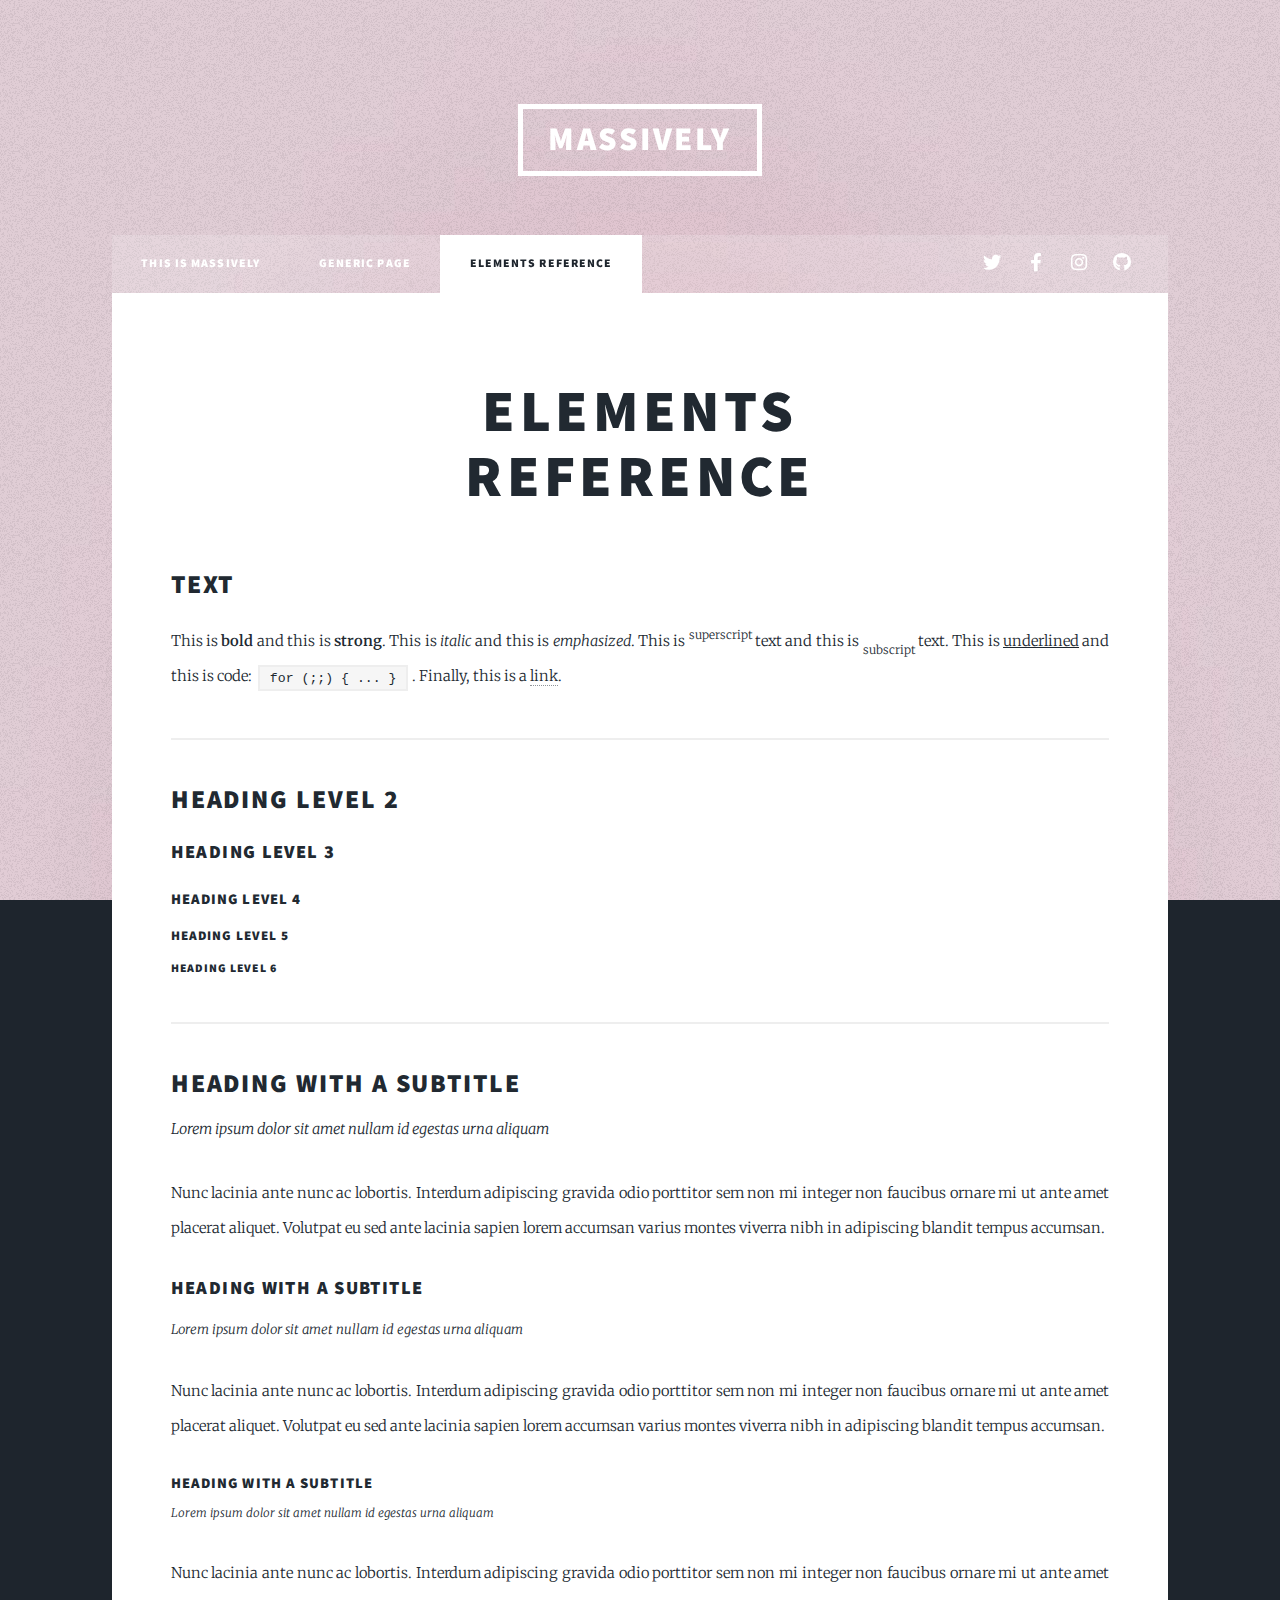
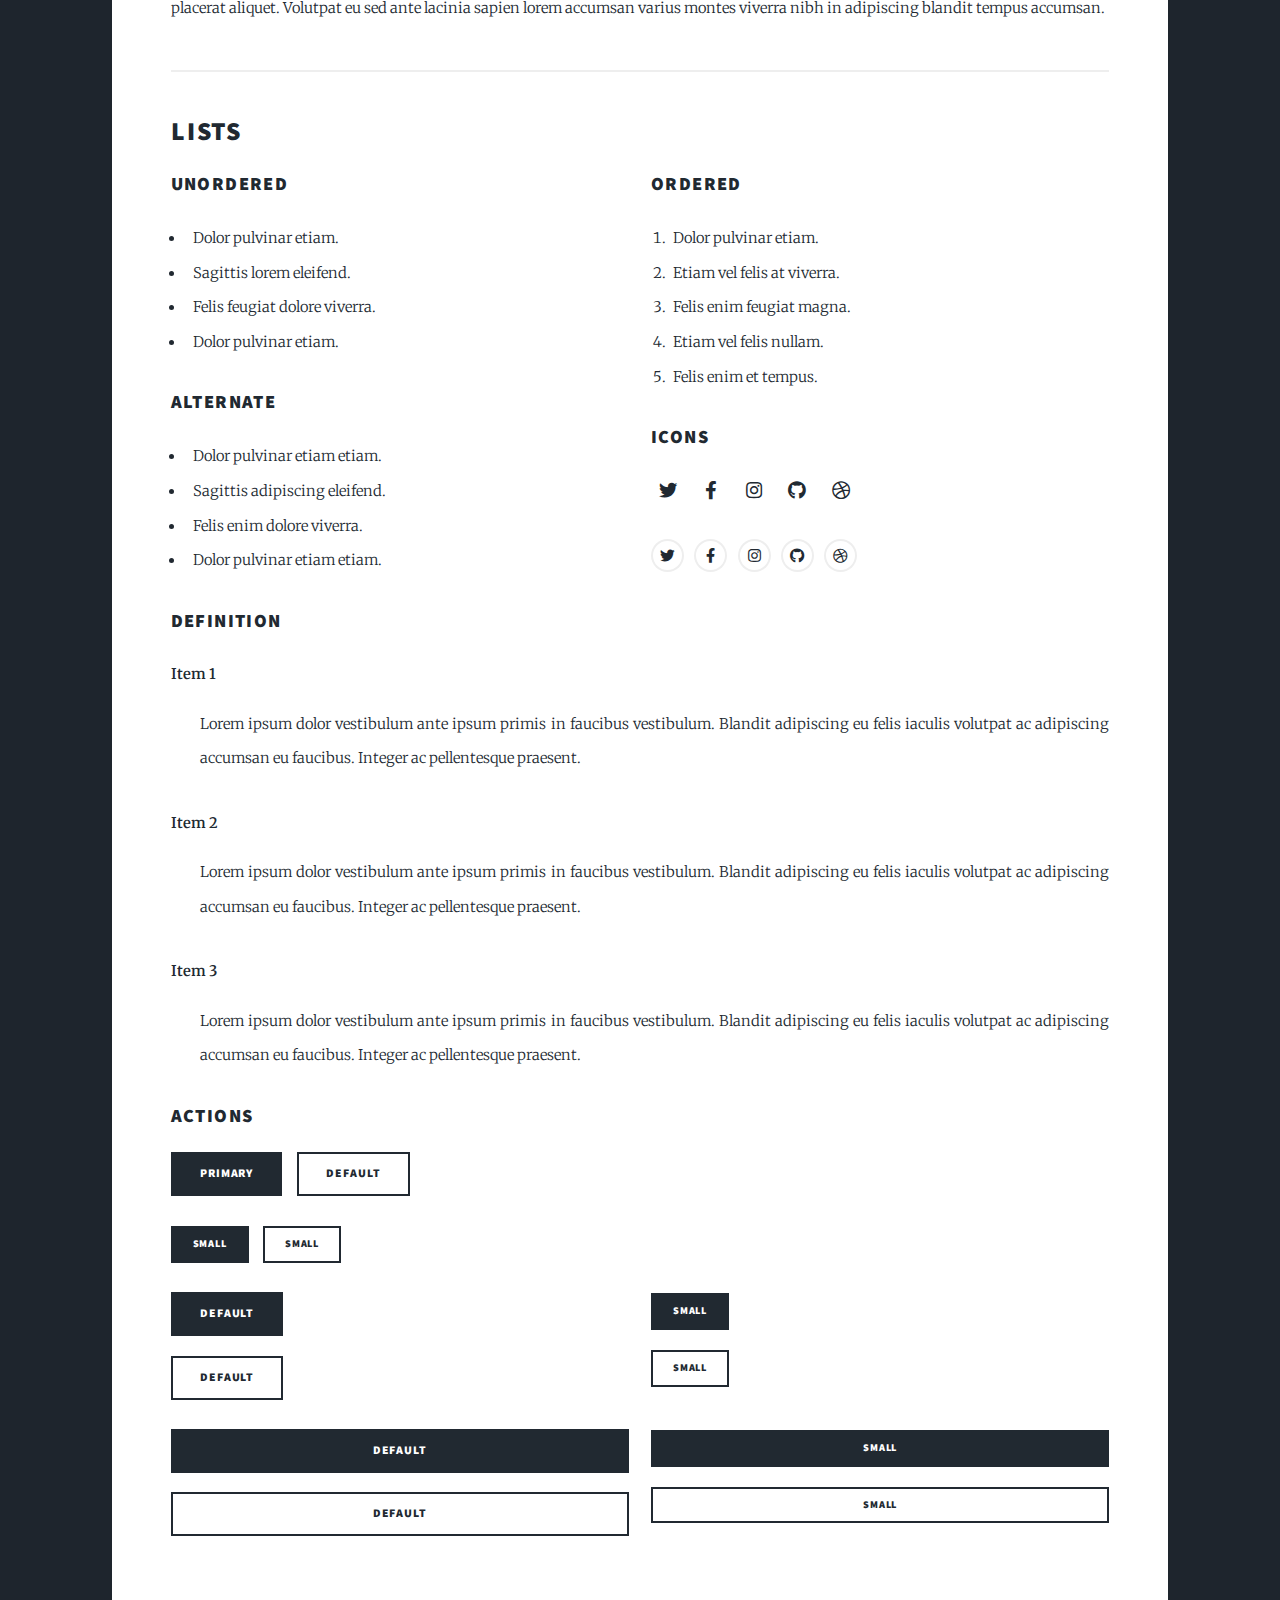
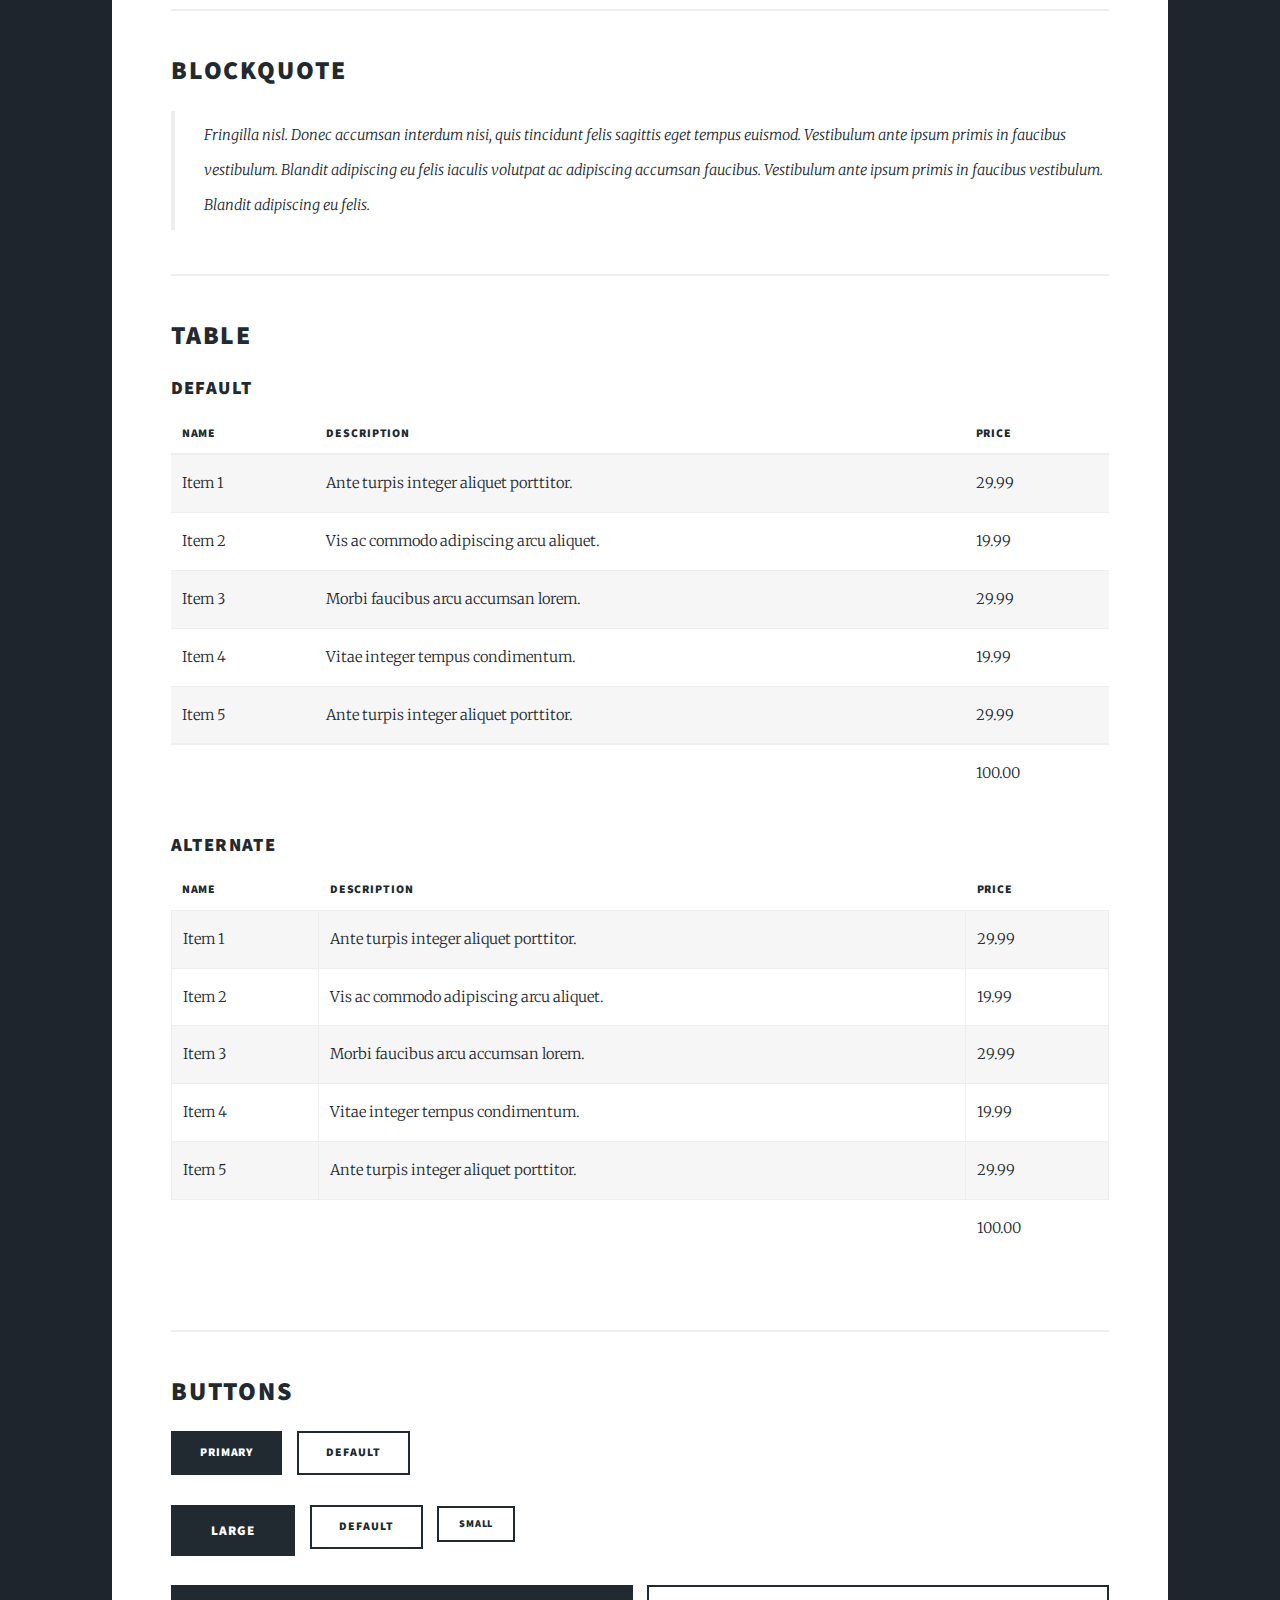
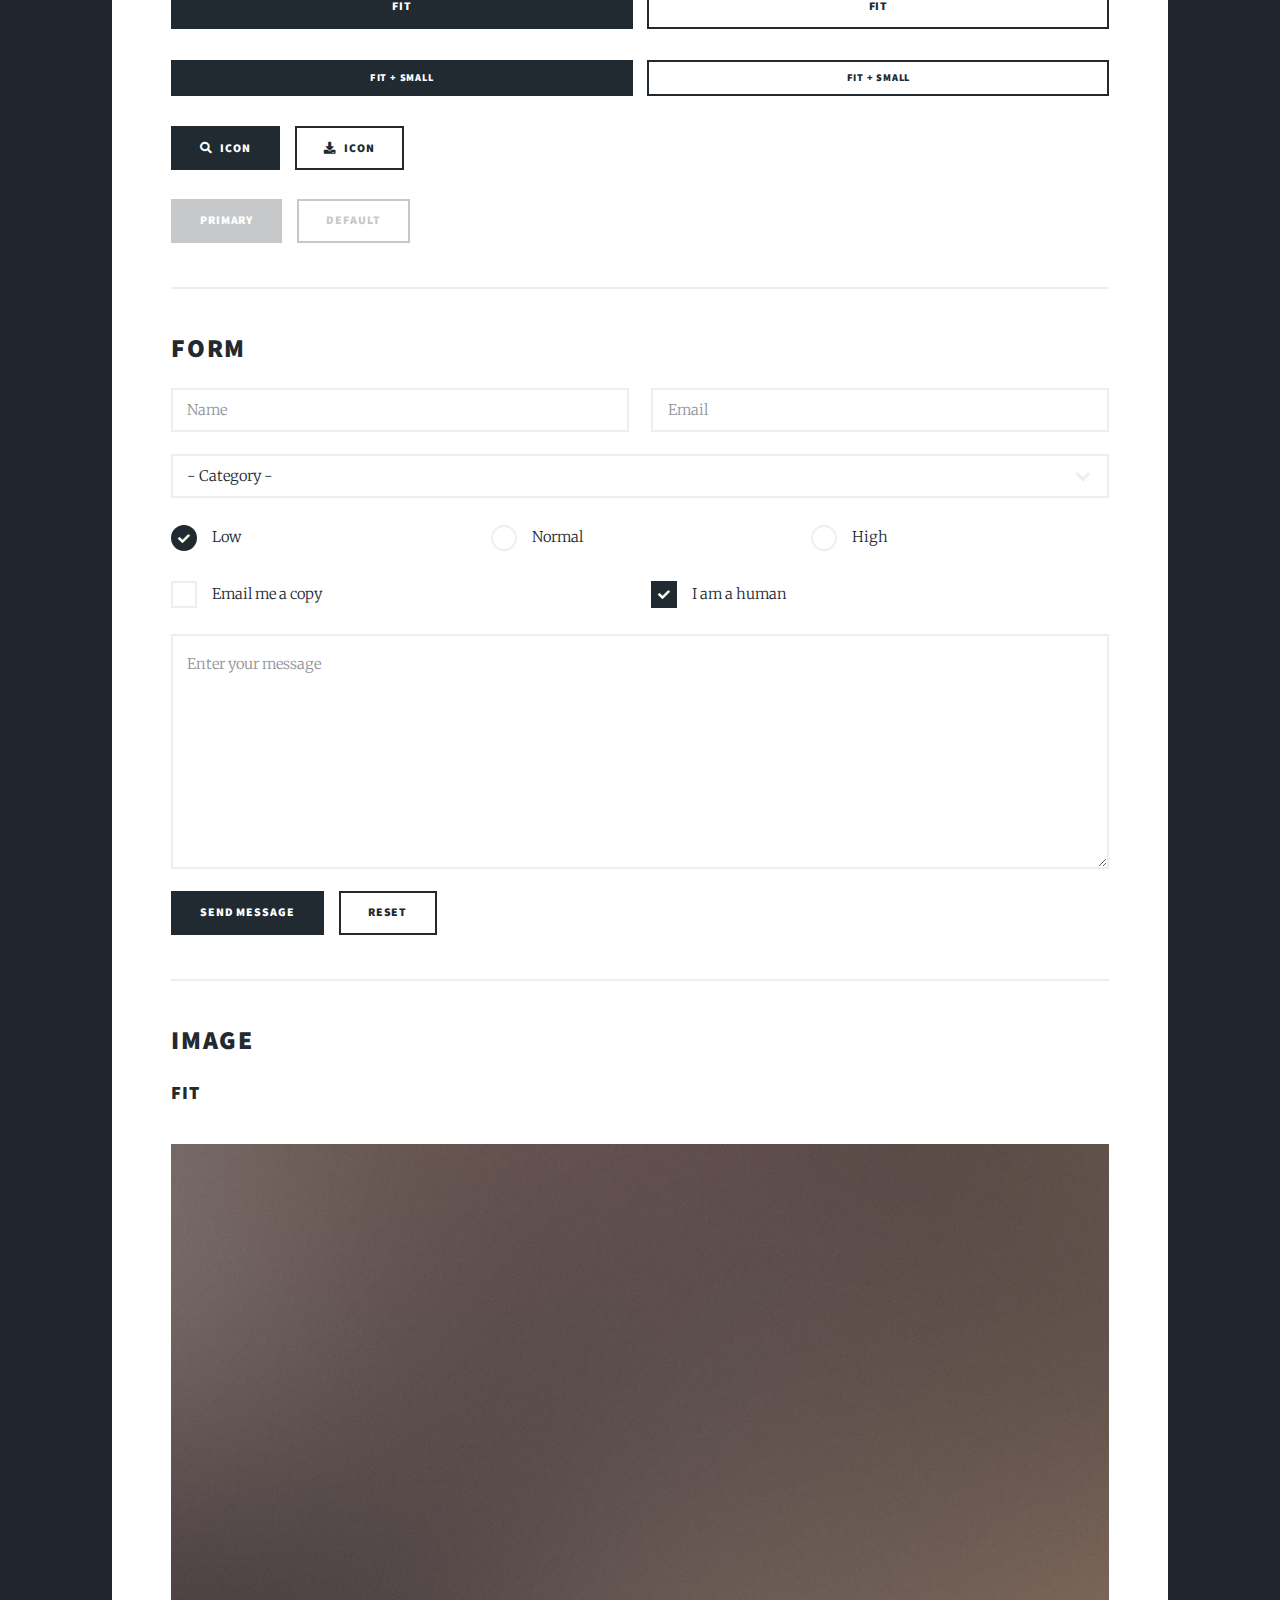
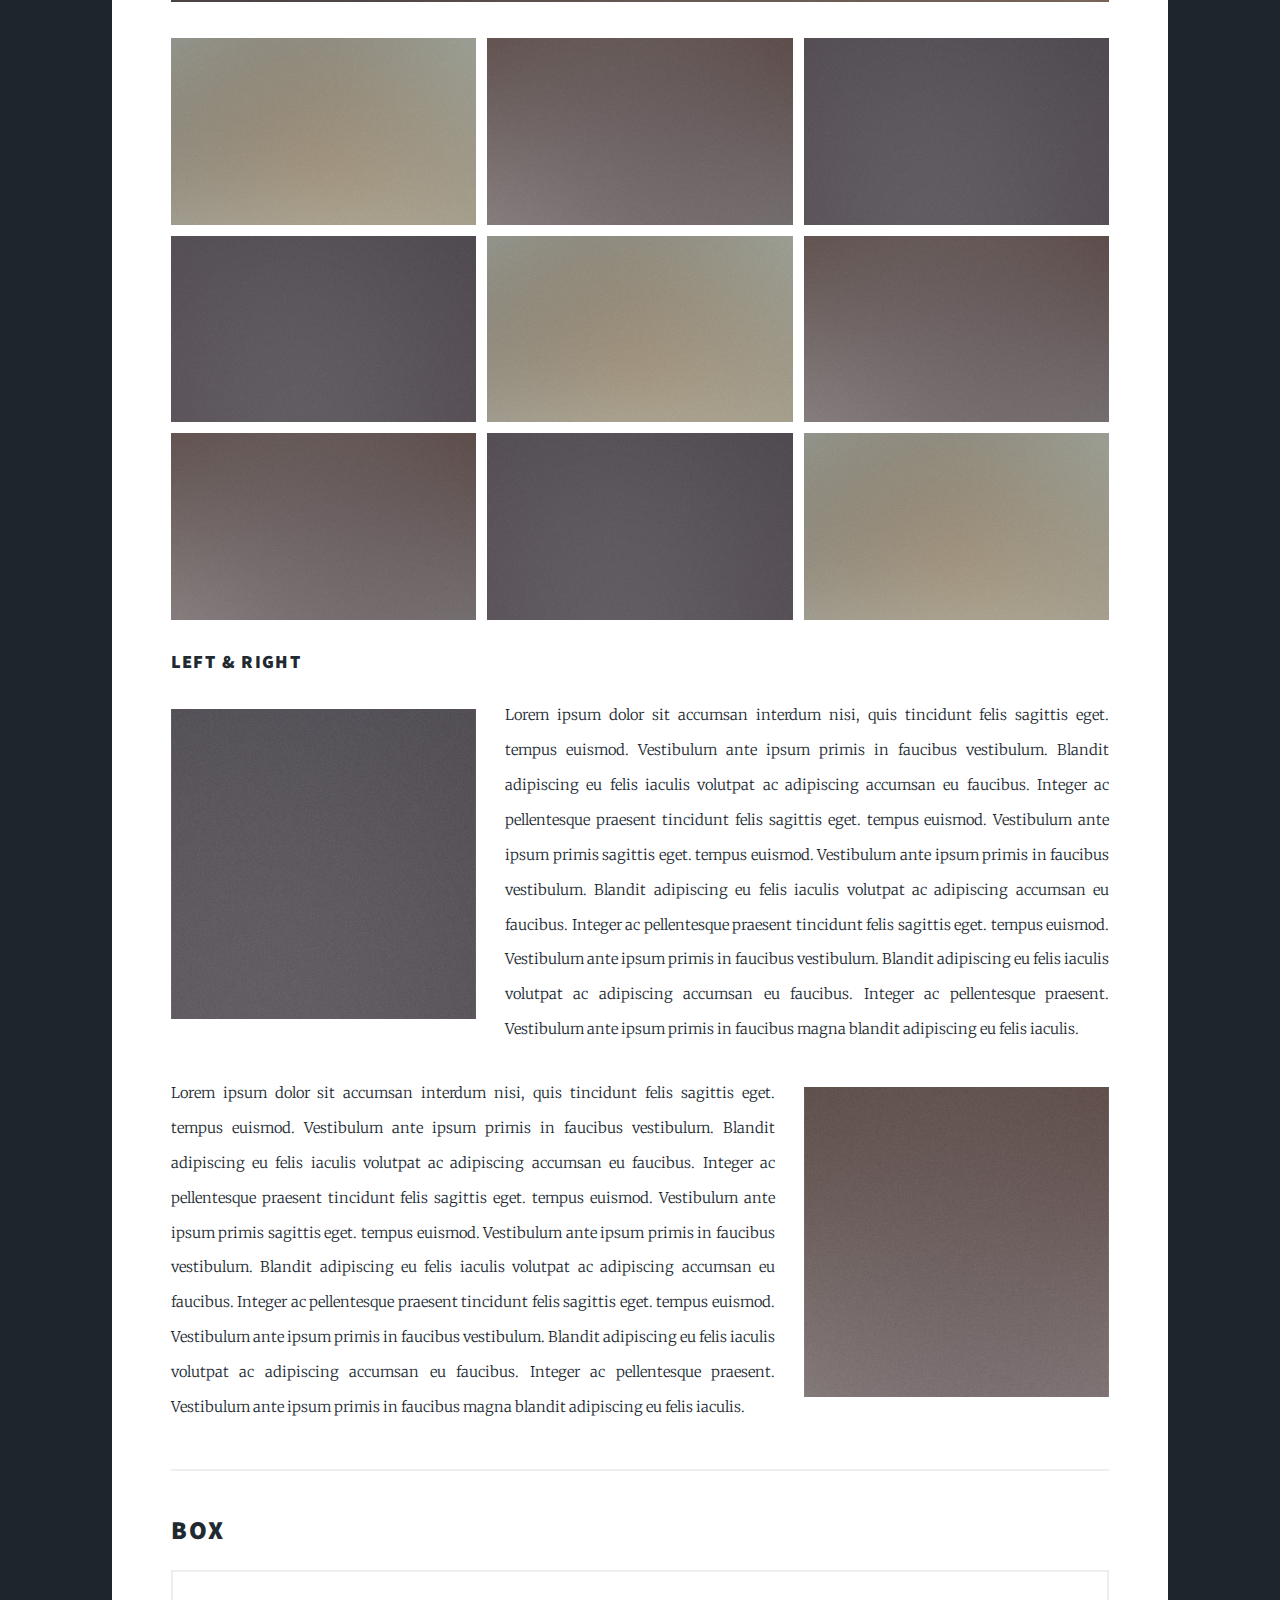
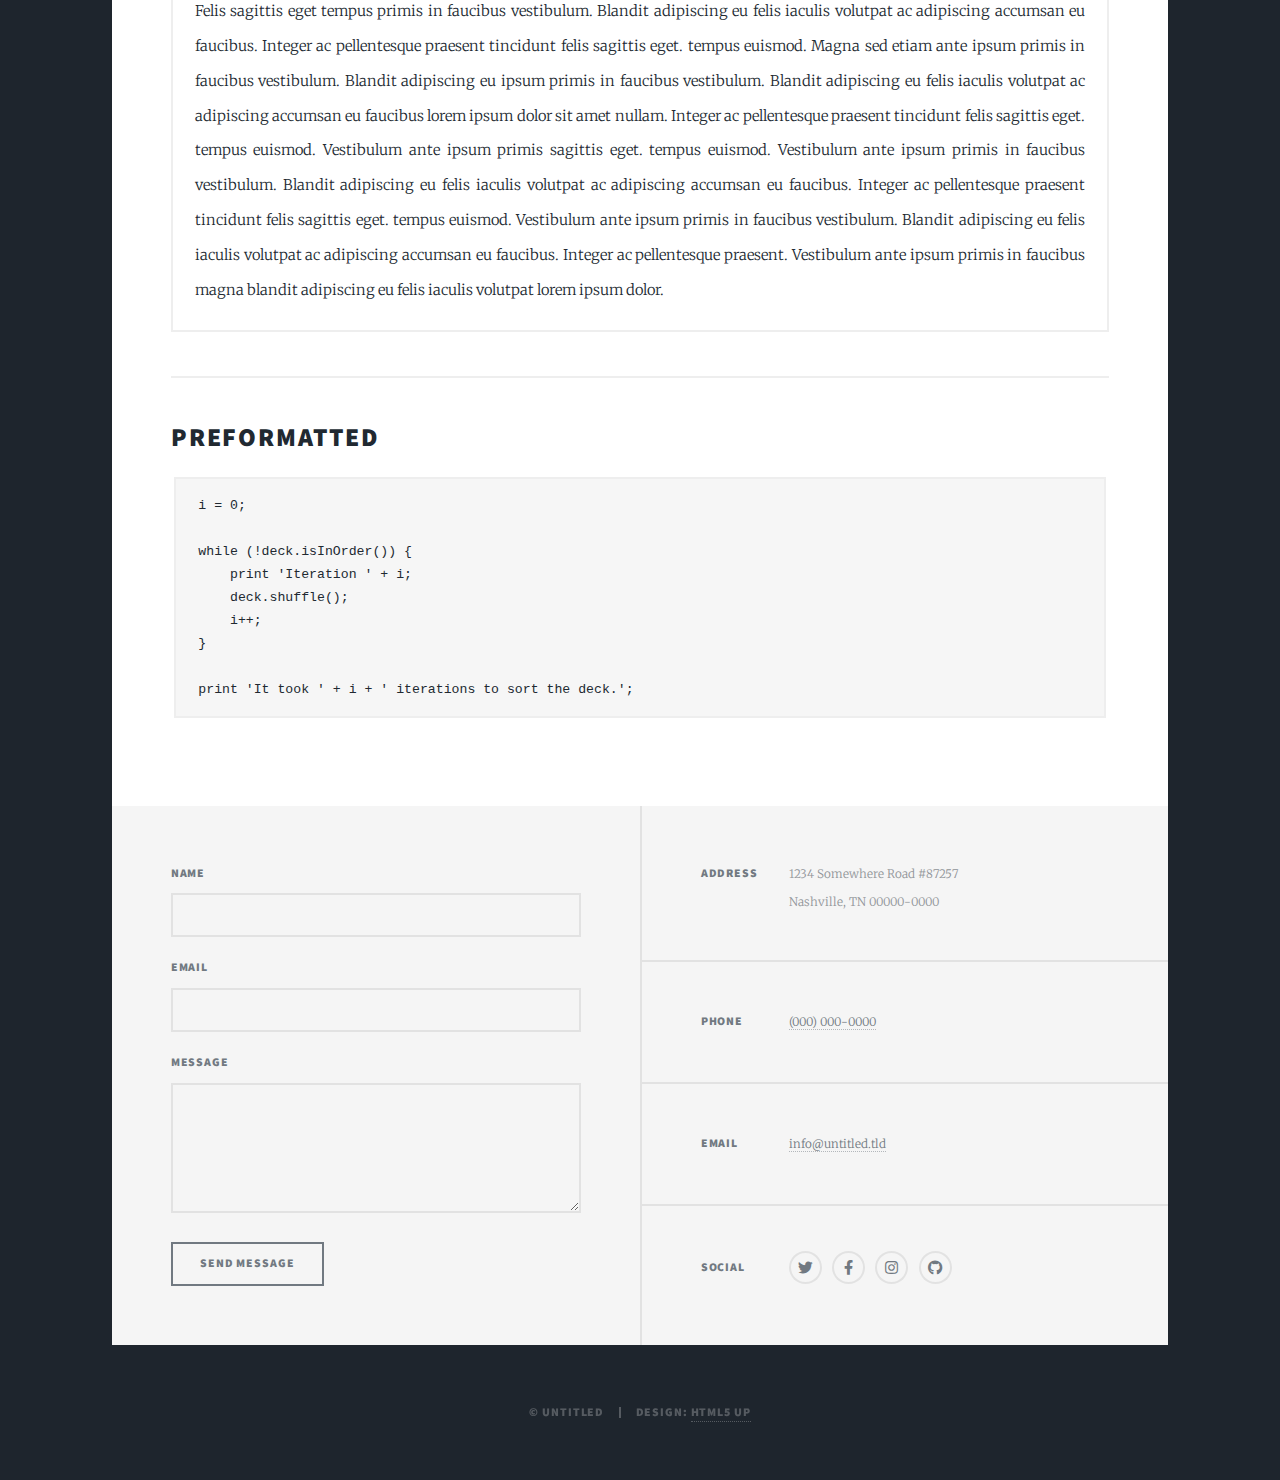
<file: elements.html>
<!DOCTYPE HTML>
<!--
	Massively by HTML5 UP
	html5up.net | @ajlkn
	Free for personal and commercial use under the CCA 3.0 license (html5up.net/license)
-->
<html>
	<head>
		<title>Elements Reference - Massively by HTML5 UP</title>
		<meta charset="utf-8" />
		<meta name="viewport" content="width=device-width, initial-scale=1, user-scalable=no" />
		<link rel="stylesheet" href="assets/css/main.css" />
		<noscript><link rel="stylesheet" href="assets/css/noscript.css" /></noscript>
	</head>
	<body class="is-preload">

		<!-- Wrapper -->
			<div id="wrapper">

				<!-- Header -->
					<header id="header">
						<a href="index.html" class="logo">Massively</a>
					</header>

				<!-- Nav -->
					<nav id="nav">
						<ul class="links">
							<li><a href="index.html">This is Massively</a></li>
							<li><a href="generic.html">Generic Page</a></li>
							<li class="active"><a href="elements.html">Elements Reference</a></li>
						</ul>
						<ul class="icons">
							<li><a href="#" class="icon brands fa-twitter"><span class="label">Twitter</span></a></li>
							<li><a href="#" class="icon brands fa-facebook-f"><span class="label">Facebook</span></a></li>
							<li><a href="#" class="icon brands fa-instagram"><span class="label">Instagram</span></a></li>
							<li><a href="#" class="icon brands fa-github"><span class="label">GitHub</span></a></li>
						</ul>
					</nav>

				<!-- Main -->
					<div id="main">

						<!-- Post -->
							<section class="post">
								<header class="major">
									<h1>Elements<br />
									Reference</h1>
								</header>

								<!-- Text stuff -->
									<h2>Text</h2>
									<p>This is <b>bold</b> and this is <strong>strong</strong>. This is <i>italic</i> and this is <em>emphasized</em>.
									This is <sup>superscript</sup> text and this is <sub>subscript</sub> text.
									This is <u>underlined</u> and this is code: <code>for (;;) { ... }</code>.
									Finally, this is a <a href="#">link</a>.</p>
									<hr />
									<h2>Heading Level 2</h2>
									<h3>Heading Level 3</h3>
									<h4>Heading Level 4</h4>
									<h5>Heading Level 5</h5>
									<h6>Heading Level 6</h6>
									<hr />
									<header>
										<h2>Heading with a Subtitle</h2>
										<p>Lorem ipsum dolor sit amet nullam id egestas urna aliquam</p>
									</header>
									<p>Nunc lacinia ante nunc ac lobortis. Interdum adipiscing gravida odio porttitor sem non mi integer non faucibus ornare mi ut ante amet placerat aliquet. Volutpat eu sed ante lacinia sapien lorem accumsan varius montes viverra nibh in adipiscing blandit tempus accumsan.</p>
									<header>
										<h3>Heading with a Subtitle</h3>
										<p>Lorem ipsum dolor sit amet nullam id egestas urna aliquam</p>
									</header>
									<p>Nunc lacinia ante nunc ac lobortis. Interdum adipiscing gravida odio porttitor sem non mi integer non faucibus ornare mi ut ante amet placerat aliquet. Volutpat eu sed ante lacinia sapien lorem accumsan varius montes viverra nibh in adipiscing blandit tempus accumsan.</p>
									<header>
										<h4>Heading with a Subtitle</h4>
										<p>Lorem ipsum dolor sit amet nullam id egestas urna aliquam</p>
									</header>
									<p>Nunc lacinia ante nunc ac lobortis. Interdum adipiscing gravida odio porttitor sem non mi integer non faucibus ornare mi ut ante amet placerat aliquet. Volutpat eu sed ante lacinia sapien lorem accumsan varius montes viverra nibh in adipiscing blandit tempus accumsan.</p>

									<hr />

								<!-- Lists -->
									<h2>Lists</h2>
									<div class="row">
										<div class="col-6 col-12-small">

											<h3>Unordered</h3>
											<ul>
												<li>Dolor pulvinar etiam.</li>
												<li>Sagittis lorem eleifend.</li>
												<li>Felis feugiat dolore viverra.</li>
												<li>Dolor pulvinar etiam.</li>
											</ul>

											<h3>Alternate</h3>
											<ul class="alt">
												<li>Dolor pulvinar etiam etiam.</li>
												<li>Sagittis adipiscing eleifend.</li>
												<li>Felis enim dolore viverra.</li>
												<li>Dolor pulvinar etiam etiam.</li>
											</ul>

										</div>
										<div class="col-6 col-12-small">

											<h3>Ordered</h3>
											<ol>
												<li>Dolor pulvinar etiam.</li>
												<li>Etiam vel felis at viverra.</li>
												<li>Felis enim feugiat magna.</li>
												<li>Etiam vel felis nullam.</li>
												<li>Felis enim et tempus.</li>
											</ol>

											<h3>Icons</h3>
											<ul class="icons">
												<li><a href="#" class="icon brands fa-twitter"><span class="label">Twitter</span></a></li>
												<li><a href="#" class="icon brands fa-facebook-f"><span class="label">Facebook</span></a></li>
												<li><a href="#" class="icon brands fa-instagram"><span class="label">Instagram</span></a></li>
												<li><a href="#" class="icon brands fa-github"><span class="label">Github</span></a></li>
												<li><a href="#" class="icon brands fa-dribbble"><span class="label">Dribbble</span></a></li>
											</ul>
											<ul class="icons alt">
												<li><a href="#" class="icon brands alt fa-twitter"><span class="label">Twitter</span></a></li>
												<li><a href="#" class="icon brands alt fa-facebook-f"><span class="label">Facebook</span></a></li>
												<li><a href="#" class="icon brands alt fa-instagram"><span class="label">Instagram</span></a></li>
												<li><a href="#" class="icon brands alt fa-github"><span class="label">Github</span></a></li>
												<li><a href="#" class="icon brands alt fa-dribbble"><span class="label">Dribbble</span></a></li>
											</ul>

										</div>
									</div>
									<h3>Definition</h3>
									<dl>
										<dt>Item 1</dt>
										<dd>
											<p>Lorem ipsum dolor vestibulum ante ipsum primis in faucibus vestibulum. Blandit adipiscing eu felis iaculis volutpat ac adipiscing accumsan eu faucibus. Integer ac pellentesque praesent.</p>
										</dd>
										<dt>Item 2</dt>
										<dd>
											<p>Lorem ipsum dolor vestibulum ante ipsum primis in faucibus vestibulum. Blandit adipiscing eu felis iaculis volutpat ac adipiscing accumsan eu faucibus. Integer ac pellentesque praesent.</p>
										</dd>
										<dt>Item 3</dt>
										<dd>
											<p>Lorem ipsum dolor vestibulum ante ipsum primis in faucibus vestibulum. Blandit adipiscing eu felis iaculis volutpat ac adipiscing accumsan eu faucibus. Integer ac pellentesque praesent.</p>
										</dd>
									</dl>

									<h3>Actions</h3>
									<ul class="actions">
										<li><a href="#" class="button primary">Primary</a></li>
										<li><a href="#" class="button">Default</a></li>
									</ul>
									<ul class="actions small">
										<li><a href="#" class="button primary small">Small</a></li>
										<li><a href="#" class="button small">Small</a></li>
									</ul>
									<div class="row">
										<div class="col-6 col-12-small">
											<ul class="actions stacked">
												<li><a href="#" class="button primary">Default</a></li>
												<li><a href="#" class="button">Default</a></li>
											</ul>
										</div>
										<div class="col-6 col-12-small">
											<ul class="actions stacked">
												<li><a href="#" class="button primary small">Small</a></li>
												<li><a href="#" class="button small">Small</a></li>
											</ul>
										</div>
									</div>
									<div class="row">
										<div class="col-6 col-12-small">
											<ul class="actions stacked">
												<li><a href="#" class="button primary fit">Default</a></li>
												<li><a href="#" class="button fit">Default</a></li>
											</ul>
										</div>
										<div class="col-6 col-12-small">
											<ul class="actions stacked">
												<li><a href="#" class="button primary small fit">Small</a></li>
												<li><a href="#" class="button small fit">Small</a></li>
											</ul>
										</div>
									</div>

									<hr />

								<!-- Blockquote -->
									<h2>Blockquote</h2>
									<blockquote>Fringilla nisl. Donec accumsan interdum nisi, quis tincidunt felis sagittis eget tempus euismod. Vestibulum ante ipsum primis in faucibus vestibulum. Blandit adipiscing eu felis iaculis volutpat ac adipiscing accumsan faucibus. Vestibulum ante ipsum primis in faucibus vestibulum. Blandit adipiscing eu felis.</blockquote>

									<hr />

								<!-- Table -->
									<h2>Table</h2>

									<h3>Default</h3>
									<div class="table-wrapper">
										<table>
											<thead>
												<tr>
													<th>Name</th>
													<th>Description</th>
													<th>Price</th>
												</tr>
											</thead>
											<tbody>
												<tr>
													<td>Item 1</td>
													<td>Ante turpis integer aliquet porttitor.</td>
													<td>29.99</td>
												</tr>
												<tr>
													<td>Item 2</td>
													<td>Vis ac commodo adipiscing arcu aliquet.</td>
													<td>19.99</td>
												</tr>
												<tr>
													<td>Item 3</td>
													<td> Morbi faucibus arcu accumsan lorem.</td>
													<td>29.99</td>
												</tr>
												<tr>
													<td>Item 4</td>
													<td>Vitae integer tempus condimentum.</td>
													<td>19.99</td>
												</tr>
												<tr>
													<td>Item 5</td>
													<td>Ante turpis integer aliquet porttitor.</td>
													<td>29.99</td>
												</tr>
											</tbody>
											<tfoot>
												<tr>
													<td colspan="2"></td>
													<td>100.00</td>
												</tr>
											</tfoot>
										</table>
									</div>

									<h3>Alternate</h3>
									<div class="table-wrapper">
										<table class="alt">
											<thead>
												<tr>
													<th>Name</th>
													<th>Description</th>
													<th>Price</th>
												</tr>
											</thead>
											<tbody>
												<tr>
													<td>Item 1</td>
													<td>Ante turpis integer aliquet porttitor.</td>
													<td>29.99</td>
												</tr>
												<tr>
													<td>Item 2</td>
													<td>Vis ac commodo adipiscing arcu aliquet.</td>
													<td>19.99</td>
												</tr>
												<tr>
													<td>Item 3</td>
													<td> Morbi faucibus arcu accumsan lorem.</td>
													<td>29.99</td>
												</tr>
												<tr>
													<td>Item 4</td>
													<td>Vitae integer tempus condimentum.</td>
													<td>19.99</td>
												</tr>
												<tr>
													<td>Item 5</td>
													<td>Ante turpis integer aliquet porttitor.</td>
													<td>29.99</td>
												</tr>
											</tbody>
											<tfoot>
												<tr>
													<td colspan="2"></td>
													<td>100.00</td>
												</tr>
											</tfoot>
										</table>
									</div>

									<hr />

								<!-- Buttons -->
									<h2>Buttons</h2>
									<ul class="actions">
										<li><a href="#" class="button primary">Primary</a></li>
										<li><a href="#" class="button">Default</a></li>
									</ul>
									<ul class="actions">
										<li><a href="#" class="button primary large">Large</a></li>
										<li><a href="#" class="button">Default</a></li>
										<li><a href="#" class="button small">Small</a></li>
									</ul>
									<ul class="actions fit">
										<li><a href="#" class="button primary fit">Fit</a></li>
										<li><a href="#" class="button fit">Fit</a></li>
									</ul>
									<ul class="actions fit small">
										<li><a href="#" class="button primary fit small">Fit + Small</a></li>
										<li><a href="#" class="button fit small">Fit + Small</a></li>
									</ul>
									<ul class="actions">
										<li><a href="#" class="button primary icon solid fa-search">Icon</a></li>
										<li><a href="#" class="button icon solid fa-download">Icon</a></li>
									</ul>
									<ul class="actions">
										<li><span class="button primary disabled">Primary</span></li>
										<li><span class="button disabled">Default</span></li>
									</ul>

									<hr />

								<!-- Form -->
									<h2>Form</h2>

									<form method="post" action="#">
										<div class="row gtr-uniform">
											<div class="col-6 col-12-xsmall">
												<input type="text" name="demo-name" id="demo-name" value="" placeholder="Name" />
											</div>
											<div class="col-6 col-12-xsmall">
												<input type="email" name="demo-email" id="demo-email" value="" placeholder="Email" />
											</div>
											<!-- Break -->
											<div class="col-12">
												<select name="demo-category" id="demo-category">
													<option value="">- Category -</option>
													<option value="1">Manufacturing</option>
													<option value="1">Shipping</option>
													<option value="1">Administration</option>
													<option value="1">Human Resources</option>
												</select>
											</div>
											<!-- Break -->
											<div class="col-4 col-12-small">
												<input type="radio" id="demo-priority-low" name="demo-priority" checked>
												<label for="demo-priority-low">Low</label>
											</div>
											<div class="col-4 col-12-small">
												<input type="radio" id="demo-priority-normal" name="demo-priority">
												<label for="demo-priority-normal">Normal</label>
											</div>
											<div class="col-4 col-12-small">
												<input type="radio" id="demo-priority-high" name="demo-priority">
												<label for="demo-priority-high">High</label>
											</div>
											<!-- Break -->
											<div class="col-6 col-12-small">
												<input type="checkbox" id="demo-copy" name="demo-copy">
												<label for="demo-copy">Email me a copy</label>
											</div>
											<div class="col-6 col-12-small">
												<input type="checkbox" id="demo-human" name="demo-human" checked>
												<label for="demo-human">I am a human</label>
											</div>
											<!-- Break -->
											<div class="col-12">
												<textarea name="demo-message" id="demo-message" placeholder="Enter your message" rows="6"></textarea>
											</div>
											<!-- Break -->
											<div class="col-12">
												<ul class="actions">
													<li><input type="submit" value="Send Message" class="primary" /></li>
													<li><input type="reset" value="Reset" /></li>
												</ul>
											</div>
										</div>
									</form>

									<hr />

								<!-- Image -->
									<h2>Image</h2>

									<h3>Fit</h3>
									<span class="image fit"><img src="images/pic01.jpg" alt="" /></span>
									<div class="box alt">
										<div class="row gtr-50 gtr-uniform">
											<div class="col-4"><span class="image fit"><img src="images/pic02.jpg" alt="" /></span></div>
											<div class="col-4"><span class="image fit"><img src="images/pic03.jpg" alt="" /></span></div>
											<div class="col-4"><span class="image fit"><img src="images/pic04.jpg" alt="" /></span></div>
											<!-- Break -->
											<div class="col-4"><span class="image fit"><img src="images/pic04.jpg" alt="" /></span></div>
											<div class="col-4"><span class="image fit"><img src="images/pic02.jpg" alt="" /></span></div>
											<div class="col-4"><span class="image fit"><img src="images/pic03.jpg" alt="" /></span></div>
											<!-- Break -->
											<div class="col-4"><span class="image fit"><img src="images/pic03.jpg" alt="" /></span></div>
											<div class="col-4"><span class="image fit"><img src="images/pic04.jpg" alt="" /></span></div>
											<div class="col-4"><span class="image fit"><img src="images/pic02.jpg" alt="" /></span></div>
										</div>
									</div>

									<h3>Left &amp; Right</h3>
									<p><span class="image left"><img src="images/pic08.jpg" alt="" /></span>Lorem ipsum dolor sit accumsan interdum nisi, quis tincidunt felis sagittis eget. tempus euismod. Vestibulum ante ipsum primis in faucibus vestibulum. Blandit adipiscing eu felis iaculis volutpat ac adipiscing accumsan eu faucibus. Integer ac pellentesque praesent tincidunt felis sagittis eget. tempus euismod. Vestibulum ante ipsum primis sagittis eget. tempus euismod. Vestibulum ante ipsum primis in faucibus vestibulum. Blandit adipiscing eu felis iaculis volutpat ac adipiscing accumsan eu faucibus. Integer ac pellentesque praesent tincidunt felis sagittis eget. tempus euismod. Vestibulum ante ipsum primis in faucibus vestibulum. Blandit adipiscing eu felis iaculis volutpat ac adipiscing accumsan eu faucibus. Integer ac pellentesque praesent. Vestibulum ante ipsum primis in faucibus magna blandit adipiscing eu felis iaculis.</p>
									<p><span class="image right"><img src="images/pic09.jpg" alt="" /></span>Lorem ipsum dolor sit accumsan interdum nisi, quis tincidunt felis sagittis eget. tempus euismod. Vestibulum ante ipsum primis in faucibus vestibulum. Blandit adipiscing eu felis iaculis volutpat ac adipiscing accumsan eu faucibus. Integer ac pellentesque praesent tincidunt felis sagittis eget. tempus euismod. Vestibulum ante ipsum primis sagittis eget. tempus euismod. Vestibulum ante ipsum primis in faucibus vestibulum. Blandit adipiscing eu felis iaculis volutpat ac adipiscing accumsan eu faucibus. Integer ac pellentesque praesent tincidunt felis sagittis eget. tempus euismod. Vestibulum ante ipsum primis in faucibus vestibulum. Blandit adipiscing eu felis iaculis volutpat ac adipiscing accumsan eu faucibus. Integer ac pellentesque praesent. Vestibulum ante ipsum primis in faucibus magna blandit adipiscing eu felis iaculis.</p>

									<hr />

								<!-- Box -->
									<h2>Box</h2>
									<div class="box">
										<p>Felis sagittis eget tempus primis in faucibus vestibulum. Blandit adipiscing eu felis iaculis volutpat ac adipiscing accumsan eu faucibus. Integer ac pellentesque praesent tincidunt felis sagittis eget. tempus euismod. Magna sed etiam ante ipsum primis in faucibus vestibulum. Blandit adipiscing eu ipsum primis in faucibus vestibulum. Blandit adipiscing eu felis iaculis volutpat ac adipiscing accumsan eu faucibus lorem ipsum dolor sit amet nullam. Integer ac pellentesque praesent tincidunt felis sagittis eget. tempus euismod. Vestibulum ante ipsum primis sagittis eget. tempus euismod. Vestibulum ante ipsum primis in faucibus vestibulum. Blandit adipiscing eu felis iaculis volutpat ac adipiscing accumsan eu faucibus. Integer ac pellentesque praesent tincidunt felis sagittis eget. tempus euismod. Vestibulum ante ipsum primis in faucibus vestibulum. Blandit adipiscing eu felis iaculis volutpat ac adipiscing accumsan eu faucibus. Integer ac pellentesque praesent. Vestibulum ante ipsum primis in faucibus magna blandit adipiscing eu felis iaculis volutpat lorem ipsum dolor.</p>
									</div>

									<hr />

								<!-- Preformatted Code -->
									<h2>Preformatted</h2>
									<pre><code>i = 0;

while (!deck.isInOrder()) {
    print 'Iteration ' + i;
    deck.shuffle();
    i++;
}

print 'It took ' + i + ' iterations to sort the deck.';
</code></pre>

							</section>

					</div>

				<!-- Footer -->
					<footer id="footer">
						<section>
							<form method="post" action="#">
								<div class="fields">
									<div class="field">
										<label for="name">Name</label>
										<input type="text" name="name" id="name" />
									</div>
									<div class="field">
										<label for="email">Email</label>
										<input type="text" name="email" id="email" />
									</div>
									<div class="field">
										<label for="message">Message</label>
										<textarea name="message" id="message" rows="3"></textarea>
									</div>
								</div>
								<ul class="actions">
									<li><input type="submit" value="Send Message" /></li>
								</ul>
							</form>
						</section>
						<section class="split contact">
							<section class="alt">
								<h3>Address</h3>
								<p>1234 Somewhere Road #87257<br />
								Nashville, TN 00000-0000</p>
							</section>
							<section>
								<h3>Phone</h3>
								<p><a href="#">(000) 000-0000</a></p>
							</section>
							<section>
								<h3>Email</h3>
								<p><a href="#">info@untitled.tld</a></p>
							</section>
							<section>
								<h3>Social</h3>
								<ul class="icons alt">
									<li><a href="#" class="icon brands alt fa-twitter"><span class="label">Twitter</span></a></li>
									<li><a href="#" class="icon brands alt fa-facebook-f"><span class="label">Facebook</span></a></li>
									<li><a href="#" class="icon brands alt fa-instagram"><span class="label">Instagram</span></a></li>
									<li><a href="#" class="icon brands alt fa-github"><span class="label">GitHub</span></a></li>
								</ul>
							</section>
						</section>
					</footer>

				<!-- Copyright -->
					<div id="copyright">
						<ul><li>&copy; Untitled</li><li>Design: <a href="https://html5up.net">HTML5 UP</a></li></ul>
					</div>

			</div>

		<!-- Scripts -->
			<script src="assets/js/jquery.min.js"></script>
			<script src="assets/js/jquery.scrollex.min.js"></script>
			<script src="assets/js/jquery.scrolly.min.js"></script>
			<script src="assets/js/browser.min.js"></script>
			<script src="assets/js/breakpoints.min.js"></script>
			<script src="assets/js/util.js"></script>
			<script src="assets/js/main.js"></script>

	</body>
</html>
</file>
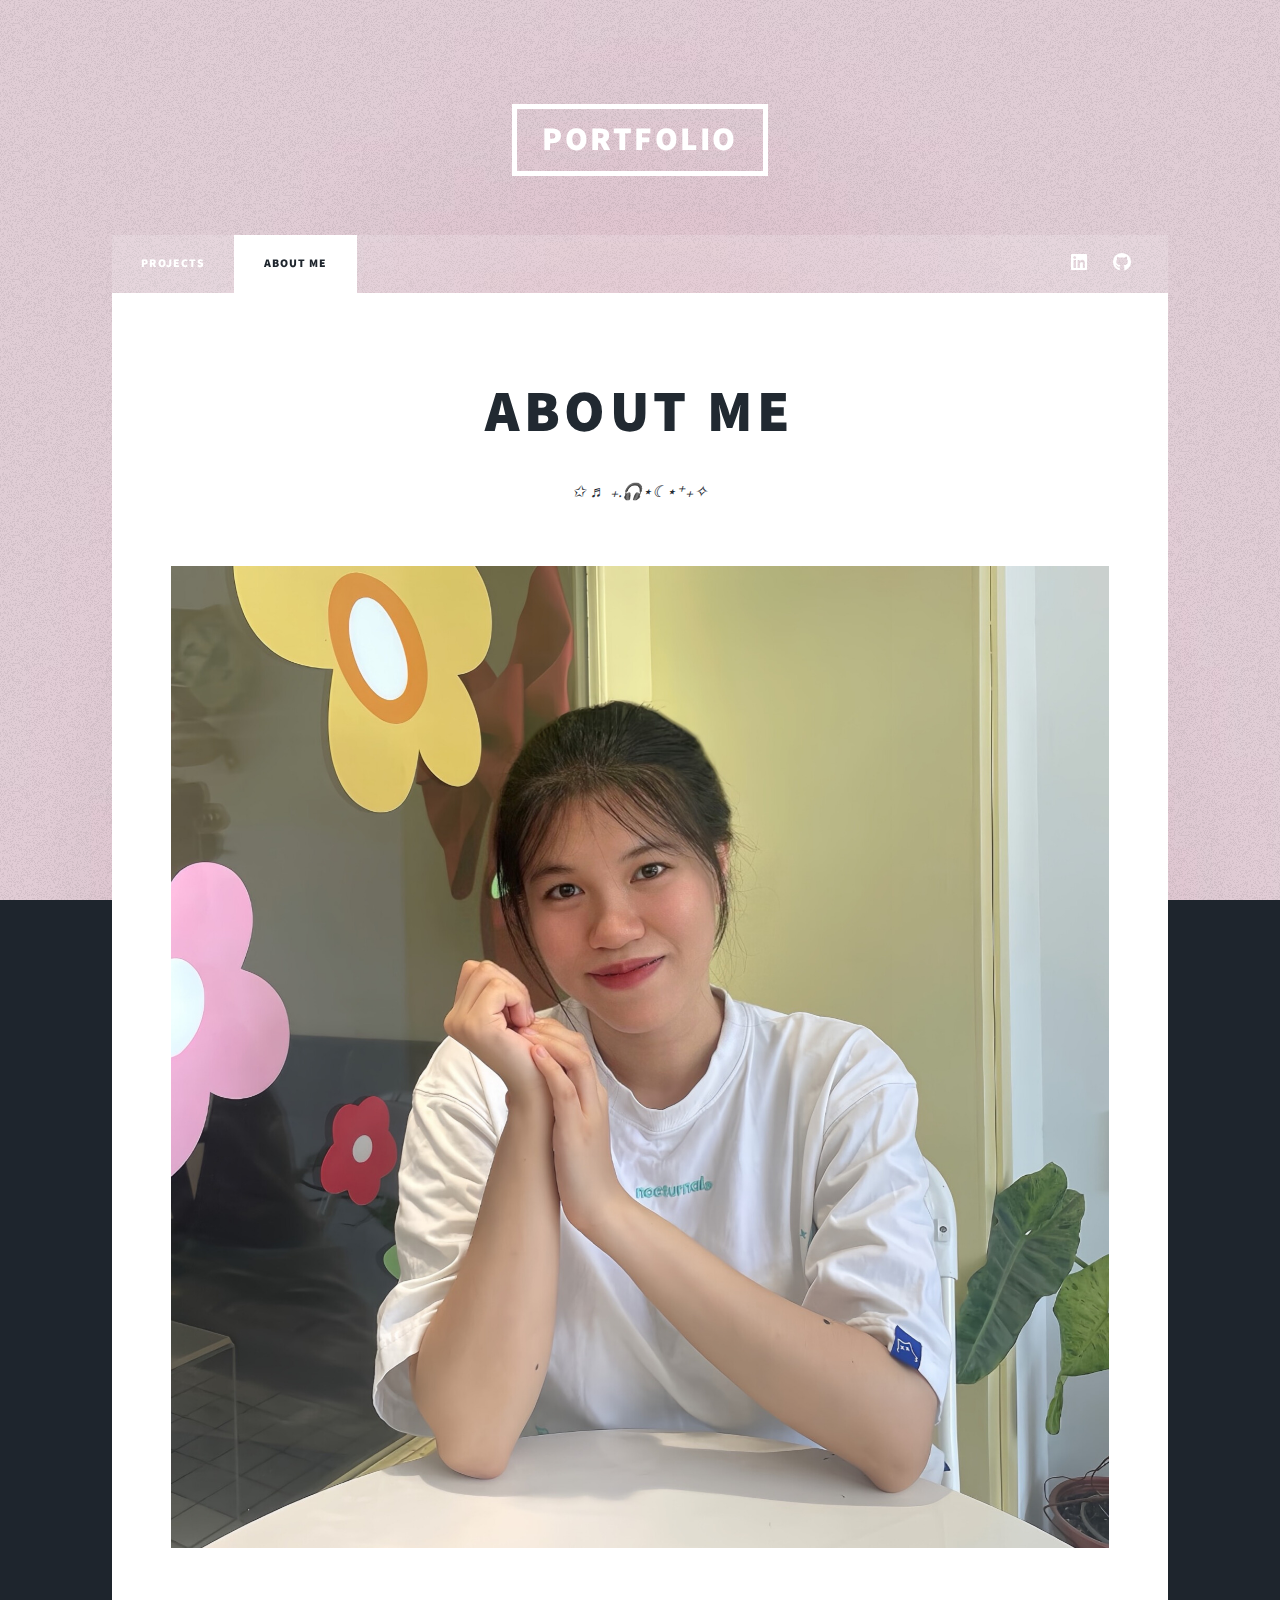
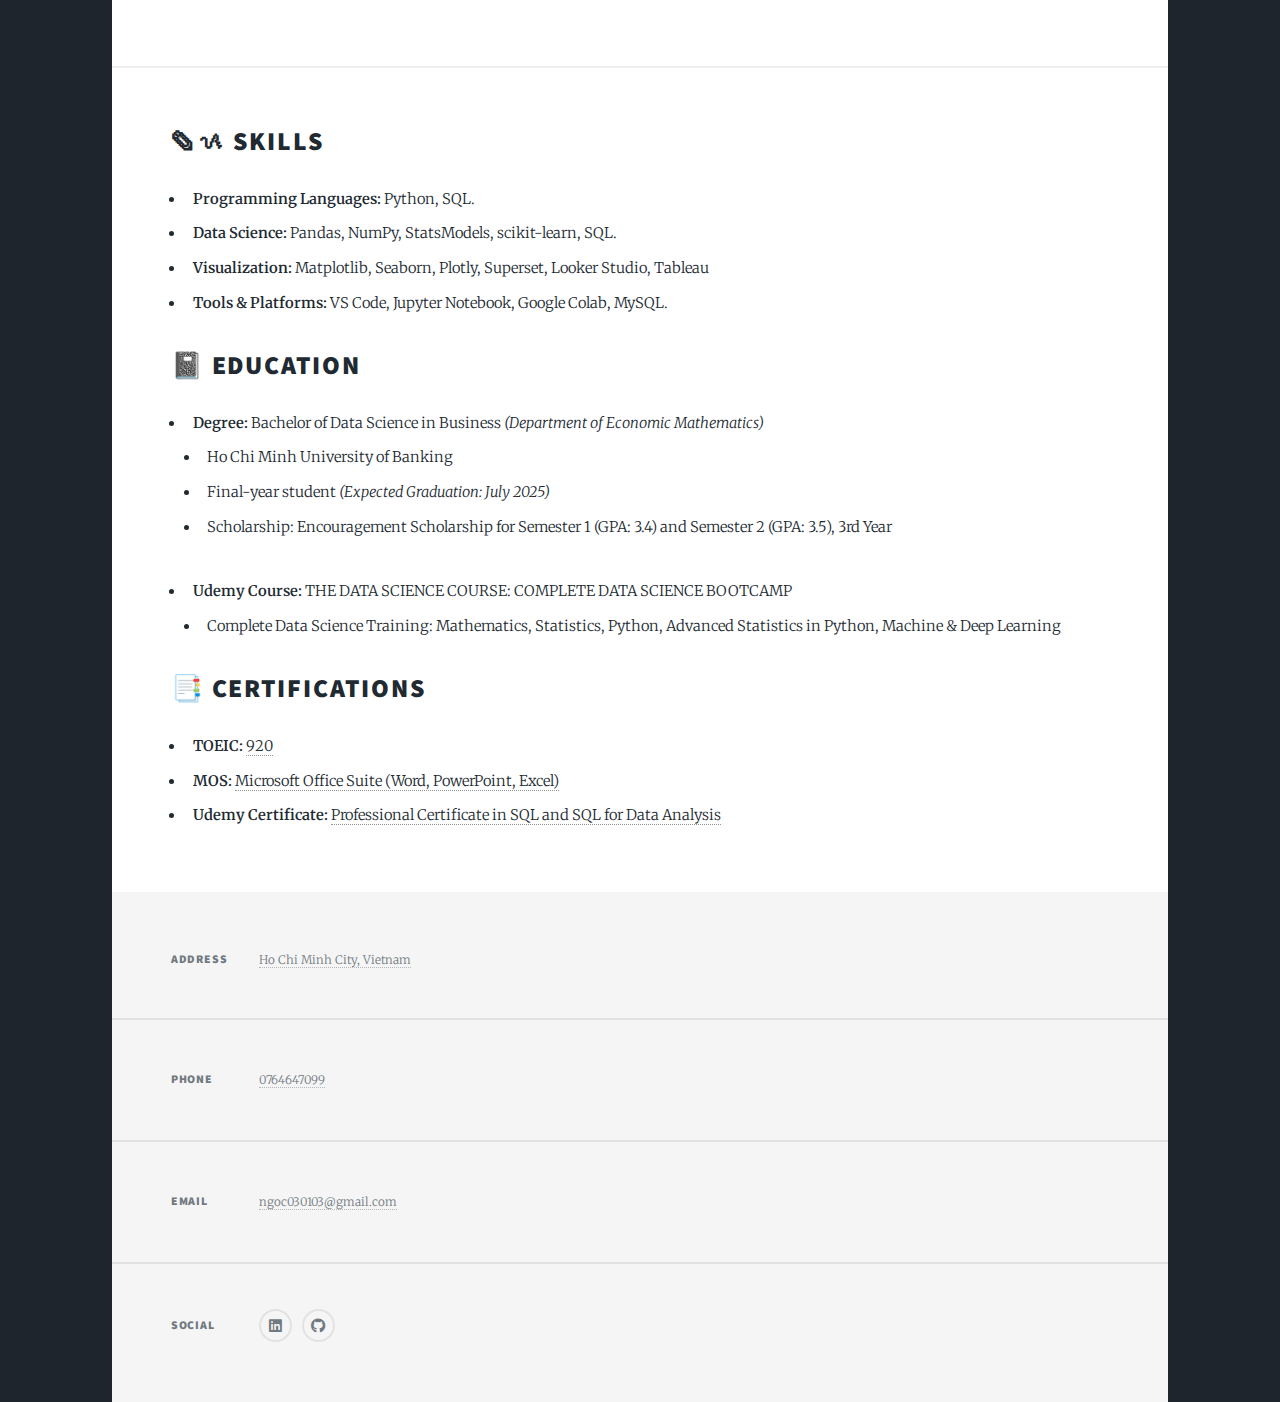
<file: generic.html>
<!DOCTYPE HTML>
<!--
	Massively by HTML5 UP
	html5up.net | @ajlkn
	Free for personal and commercial use under the CCA 3.0 license (html5up.net/license)
-->
<html>
	<head>
		<title>𓍯𓂃 Ngoc Nguyen</title>
		<meta charset="utf-8" />
		<meta name="viewport" content="width=device-width, initial-scale=1, user-scalable=no" />
		<link rel="stylesheet" href="assets/css/main.css" />
		<noscript><link rel="stylesheet" href="assets/css/noscript.css" /></noscript>
	</head>
	<body class="is-preload">

		<!-- Wrapper -->
			<div id="wrapper">

				<!-- Header -->
					<header id="header">
						<a href="index.html" class="logo">Portfolio</a>
					</header>

				<!-- Nav -->
					<nav id="nav">
						<ul class="links">
							<li><a href="index.html">Projects</a></li>
							<li class="active"><a href="generic.html">About me</a></li>
							<!-- <li><a href="elements.html">Elements Reference</a></li> -->
						</ul>
						<ul class="icons">
							<li><a href="https://www.linkedin.com/in/nguyen-pham-bich-ngoc-lucyneee/" class="icon brands alt fa-linkedin"><span class="label">linkedin</span></a></li>
							<li><a href="https://github.com/lucyneee" class="icon brands alt fa-github"><span class="label">GitHub</span></a></li>
						</ul>
					</nav>

				<!-- Main -->
					<div id="main">

						<!-- Post -->
							<section class="post">
								<header class="major">
									<h1>ABOUT ME<br />
									</h1>
									<p>✩ ♬ ₊.🎧⋆☾⋆⁺₊✧ <br />
									<!-- Aenean ornare velit lacus varius enim ullamcorper proin aliquam<br />
									facilisis ante sd etiam magna interdum congue. Lorem ipsum dolor<br />
									amet nullam sed etiam veroeros. -->
									</p>

								</header>
								<div class="image main"><img src="images/profile.jpg" alt="" /></div>
							</section>

							<section id="about">
								<h2>✎ᝰ Skills</h2>
								<ul>
									<li><strong>Programming Languages:</strong> Python, SQL.</li>
									<li><strong>Data Science:</strong> Pandas, NumPy, StatsModels, scikit-learn, SQL.</li>
									<li><strong>Visualization:</strong> Matplotlib, Seaborn, Plotly, Superset, Looker Studio, Tableau</li>
									<!-- <li><strong>DevOps:</strong> Docker.</li> -->
									<li><strong>Tools & Platforms:</strong> VS Code, Jupyter Notebook, Google Colab, MySQL.</li>
								</ul>
							
								<h2>📓 Education</h2>
								<ul>
									<li><strong>Degree:</strong> Bachelor of Data Science in Business <em>(Department of Economic Mathematics)</em></li>
									<ul>
										<li>Ho Chi Minh University of Banking</li>
										<li>Final-year student <em>(Expected Graduation: July 2025)</em></li>
										<li>Scholarship: Encouragement Scholarship for Semester 1 (GPA: 3.4) and Semester 2 (GPA: 3.5), 3rd Year</li>
									</ul>
									<li><strong>Udemy Course:</strong> THE DATA SCIENCE COURSE: COMPLETE DATA SCIENCE BOOTCAMP</li>
									<ul>
										<li>Complete Data Science Training: Mathematics, Statistics, Python, Advanced Statistics in Python, Machine & Deep Learning</li>
									</ul>
								</ul>
							
								<h2>📑 Certifications</h2>
								<ul>
									<li><strong>TOEIC:</strong> <a href="https://github.com/lucyneee/portfolio/blob/main/assets/img/Toeic.jpg" target="_blank">920</a></li>
									<li><strong>MOS:</strong> <a href="https://github.com/lucyneee/ex_porfolio/tree/main/assets/img/mos" target="_blank">Microsoft Office Suite (Word, PowerPoint, Excel)</a></li>
									<li><strong>Udemy Certificate:</strong> 
										<a href="https://github.com/lucyneee/ex_porfolio/blob/main/assets/img/SQL.pdf" target="_blank">
											Professional Certificate in SQL and SQL for Data Analysis
										</a>
									</li>
								</ul>								
							</section>
							

					</div>

				<!-- Footer -->
				<footer id="footer">
						
					<section class="split contact">
						<section class="alt">
							<h3>Address</h3>
							<p><a href="https://g.co/kgs/8C8M4VQ">Ho Chi Minh City, Vietnam</a><br />
							</p>
						</section>
						<section>
							<h3>Phone</h3>
							<p><a href="#">0764647099</a></p>
						</section>
						<section>
							<h3>Email</h3>
							<p><a href="#">ngoc030103@gmail.com</a></p>
						</section>
						<section>
							<h3>Social</h3>
							<ul class="icons alt">
								
								<li><a href="https://www.linkedin.com/in/nguyen-pham-bich-ngoc-lucyneee/" class="icon brands alt fa-linkedin"><span class="label">linkedin</span></a></li>
								<li><a href="https://github.com/lucyneee" class="icon brands alt fa-github"><span class="label">GitHub</span></a></li>
							</ul>
						</section>
					</section>
				</footer>

				

			</div>

		<!-- Scripts -->
			<script src="assets/js/jquery.min.js"></script>
			<script src="assets/js/jquery.scrollex.min.js"></script>
			<script src="assets/js/jquery.scrolly.min.js"></script>
			<script src="assets/js/browser.min.js"></script>
			<script src="assets/js/breakpoints.min.js"></script>
			<script src="assets/js/util.js"></script>
			<script src="assets/js/main.js"></script>

	</body>
</html>
</file>
<file: assets/css/main.css>
@import url(fontawesome-all.min.css);
@import url("https://fonts.googleapis.com/css?family=Merriweather:300,700,300italic,700italic|Source+Sans+Pro:900");

/*
	Massively by HTML5 UP
	html5up.net | @ajlkn
	Free for personal and commercial use under the CCA 3.0 license (html5up.net/license)
*/

html, body, div, span, applet, object,
iframe, h1, h2, h3, h4, h5, h6, p, blockquote,
pre, a, abbr, acronym, address, big, cite,
code, del, dfn, em, img, ins, kbd, q, s, samp,
small, strike, strong, sub, sup, tt, var, b,
u, i, center, dl, dt, dd, ol, ul, li, fieldset,
form, label, legend, table, caption, tbody,
tfoot, thead, tr, th, td, article, aside,
canvas, details, embed, figure, figcaption,
footer, header, hgroup, menu, nav, output, ruby,
section, summary, time, mark, audio, video {
	margin: 0;
	padding: 0;
	border: 0;
	font-size: 100%;
	font: inherit;
	vertical-align: baseline;}

article, aside, details, figcaption, figure,
footer, header, hgroup, menu, nav, section {
	display: block;}

body {
	line-height: 1;
}

ol, ul {
	list-style: none;
}

blockquote, q {
	quotes: none;
}

	blockquote:before, blockquote:after, q:before, q:after {
		content: '';
		content: none;
	}

table {
	border-collapse: collapse;
	border-spacing: 0;
}

body {
	-webkit-text-size-adjust: none;
}

mark {
	background-color: transparent;
	color: inherit;
}

input::-moz-focus-inner {
	border: 0;
	padding: 0;
}

input, select, textarea {
	-moz-appearance: none;
	-webkit-appearance: none;
	-ms-appearance: none;
	appearance: none;
}

/* Basic */

	@-ms-viewport {
		width: device-width;
	}

	body {
		-ms-overflow-style: scrollbar;
	}

	@media screen and (max-width: 480px) {

		html, body {
			min-width: 320px;
		}

	}

	html {
		box-sizing: border-box;
	}

	*, *:before, *:after {
		box-sizing: inherit;
	}

	body {
		background-color: #1e252d;
	}

		body.is-preload *, body.is-preload *:before, body.is-preload *:after {
			-moz-animation: none !important;
			-webkit-animation: none !important;
			-ms-animation: none !important;
			animation: none !important;
			-moz-transition: none !important;
			-webkit-transition: none !important;
			-ms-transition: none !important;
			transition: none !important;
		}

/* Type */

	html {
		font-size: 16pt;
	}

		@media screen and (max-width: 1680px) {

			html {
				font-size: 12pt;
			}

		}

		@media screen and (max-width: 1280px) {

			html {
				font-size: 11pt;
			}

		}

		@media screen and (max-width: 360px) {

			html {
				font-size: 10pt;
			}

		}

	body {
		color: #212931;
	}

	body, input, select, textarea {
		font-family: "Merriweather", Georgia, serif;
		font-weight: 300;
		font-size: 1rem;
		line-height: 2.375;
	}

	a {
		-moz-transition: color 0.2s ease-in-out, background-color 0.2s ease-in-out, border-color 0.2s ease-in-out, box-shadow 0.2s ease-in-out;
		-webkit-transition: color 0.2s ease-in-out, background-color 0.2s ease-in-out, border-color 0.2s ease-in-out, box-shadow 0.2s ease-in-out;
		-ms-transition: color 0.2s ease-in-out, background-color 0.2s ease-in-out, border-color 0.2s ease-in-out, box-shadow 0.2s ease-in-out;
		transition: color 0.2s ease-in-out, background-color 0.2s ease-in-out, border-color 0.2s ease-in-out, box-shadow 0.2s ease-in-out;
		border-bottom: dotted 1px;
		text-decoration: none;
	}

		a:hover {
			border-bottom-color: transparent;
		}

	strong, b {
		font-weight: 600;
	}

	em, i {
		font-style: italic;
	}

	p {
		text-align: justify;
		margin: 0 0 2rem 0;
	}

	h1, h2, h3, h4, h5, h6 {
		font-family: "Source Sans Pro", Helvetica, sans-serif;
		font-weight: 900;
		line-height: 1.5;
		letter-spacing: 0.075em;
		text-transform: uppercase;
		margin: 0 0 1rem 0;
	}

		h1 a, h2 a, h3 a, h4 a, h5 a, h6 a {
			border-bottom: 0;
			color: inherit;
			text-decoration: none;
		}

	h1 {
		font-size: 4rem;
		line-height: 1.1;
		margin: 0 0 2rem 0;
	}

	h2 {
		font-size: 1.75rem;
		line-height: 1.3;
		margin: 0 0 1.5rem 0;
	}

	h3 {
		font-size: 1.25rem;
		margin: 0 0 1.5rem 0;
	}

	h4 {
		font-size: 1rem;
	}

	h5 {
		font-size: 0.9rem;
	}

	h6 {
		font-size: 0.8rem;
	}

	sub {
		font-size: 0.8rem;
		position: relative;
		top: 0.5rem;
	}

	sup {
		font-size: 0.8rem;
		position: relative;
		top: -0.5rem;
	}

	blockquote {
		border-left: solid 4px;
		font-style: italic;
		margin: 0 0 2rem 0;
		padding: 0.5rem 0 0.5rem 2rem;
	}

	code {
		border: solid 2px;
		font-family: "Courier New", monospace;
		font-size: 0.9rem;
		margin: 0 0.25rem;
		padding: 0.25rem 0.65rem;
	}

	pre {
		-webkit-overflow-scrolling: touch;
		font-family: "Courier New", monospace;
		font-size: 0.9rem;
		margin: 0 0 2rem 0;
	}

		pre code {
			display: block;
			line-height: 1.75;
			padding: 1rem 1.5rem;
			overflow-x: auto;
		}

	hr {
		border: 0;
		border-bottom: solid 2px;
		margin: 3rem 0;
	}

		hr.major {
			margin: 5rem 0;
		}

	.align-left {
		text-align: left;
	}

	.align-center {
		text-align: center;
	}

	.align-right {
		text-align: right;
	}

	input, select, textarea {
		color: #212931;
	}

	a {
		color: #212931;
		border-bottom-color: rgba(33, 41, 49, 0.5);
	}

		a:hover {
			border-bottom-color: transparent;
			color: #18bfef !important;
		}

	strong, b {
		color: #212931;
	}

	h1, h2, h3, h4, h5, h6 {
		color: #212931;
	}

	blockquote {
		border-left-color: #eeeeee;
	}

	code {
		background: rgba(220, 220, 220, 0.25);
		border-color: #eeeeee;
	}

	hr {
		border-bottom-color: #eeeeee;
	}

/* Row */

	.row {
		display: flex;
		flex-wrap: wrap;
		box-sizing: border-box;
		align-items: stretch;
	}

		.row > * {
			box-sizing: border-box;
		}

		.row.gtr-uniform > * > :last-child {
			margin-bottom: 0;
		}

		.row.aln-left {
			justify-content: flex-start;
		}

		.row.aln-center {
			justify-content: center;
		}

		.row.aln-right {
			justify-content: flex-end;
		}

		.row.aln-top {
			align-items: flex-start;
		}

		.row.aln-middle {
			align-items: center;
		}

		.row.aln-bottom {
			align-items: flex-end;
		}

		.row > .imp {
			order: -1;
		}

		.row > .col-1 {
			width: 8.33333%;
		}

		.row > .off-1 {
			margin-left: 8.33333%;
		}

		.row > .col-2 {
			width: 16.66667%;
		}

		.row > .off-2 {
			margin-left: 16.66667%;
		}

		.row > .col-3 {
			width: 25%;
		}

		.row > .off-3 {
			margin-left: 25%;
		}

		.row > .col-4 {
			width: 33.33333%;
		}

		.row > .off-4 {
			margin-left: 33.33333%;
		}

		.row > .col-5 {
			width: 41.66667%;
		}

		.row > .off-5 {
			margin-left: 41.66667%;
		}

		.row > .col-6 {
			width: 50%;
		}

		.row > .off-6 {
			margin-left: 50%;
		}

		.row > .col-7 {
			width: 58.33333%;
		}

		.row > .off-7 {
			margin-left: 58.33333%;
		}

		.row > .col-8 {
			width: 66.66667%;
		}

		.row > .off-8 {
			margin-left: 66.66667%;
		}

		.row > .col-9 {
			width: 75%;
		}

		.row > .off-9 {
			margin-left: 75%;
		}

		.row > .col-10 {
			width: 83.33333%;
		}

		.row > .off-10 {
			margin-left: 83.33333%;
		}

		.row > .col-11 {
			width: 91.66667%;
		}

		.row > .off-11 {
			margin-left: 91.66667%;
		}

		.row > .col-12 {
			width: 100%;
		}

		.row > .off-12 {
			margin-left: 100%;
		}

		.row.gtr-0 {
			margin-top: 0;
			margin-left: 0rem;
		}

			.row.gtr-0 > * {
				padding: 0 0 0 0rem;
			}

			.row.gtr-0.gtr-uniform {
				margin-top: 0rem;
			}

				.row.gtr-0.gtr-uniform > * {
					padding-top: 0rem;
				}

		.row.gtr-25 {
			margin-top: 0;
			margin-left: -0.375rem;
		}

			.row.gtr-25 > * {
				padding: 0 0 0 0.375rem;
			}

			.row.gtr-25.gtr-uniform {
				margin-top: -0.375rem;
			}

				.row.gtr-25.gtr-uniform > * {
					padding-top: 0.375rem;
				}

		.row.gtr-50 {
			margin-top: 0;
			margin-left: -0.75rem;
		}

			.row.gtr-50 > * {
				padding: 0 0 0 0.75rem;
			}

			.row.gtr-50.gtr-uniform {
				margin-top: -0.75rem;
			}

				.row.gtr-50.gtr-uniform > * {
					padding-top: 0.75rem;
				}

		.row {
			margin-top: 0;
			margin-left: -1.5rem;
		}

			.row > * {
				padding: 0 0 0 1.5rem;
			}

			.row.gtr-uniform {
				margin-top: -1.5rem;
			}

				.row.gtr-uniform > * {
					padding-top: 1.5rem;
				}

		.row.gtr-150 {
			margin-top: 0;
			margin-left: -2.25rem;
		}

			.row.gtr-150 > * {
				padding: 0 0 0 2.25rem;
			}

			.row.gtr-150.gtr-uniform {
				margin-top: -2.25rem;
			}

				.row.gtr-150.gtr-uniform > * {
					padding-top: 2.25rem;
				}

		.row.gtr-200 {
			margin-top: 0;
			margin-left: -3rem;
		}

			.row.gtr-200 > * {
				padding: 0 0 0 3rem;
			}

			.row.gtr-200.gtr-uniform {
				margin-top: -3rem;
			}

				.row.gtr-200.gtr-uniform > * {
					padding-top: 3rem;
				}

		@media screen and (max-width: 1680px) {

			.row {
				display: flex;
				flex-wrap: wrap;
				box-sizing: border-box;
				align-items: stretch;
			}

				.row > * {
					box-sizing: border-box;
				}

				.row.gtr-uniform > * > :last-child {
					margin-bottom: 0;
				}

				.row.aln-left {
					justify-content: flex-start;
				}

				.row.aln-center {
					justify-content: center;
				}

				.row.aln-right {
					justify-content: flex-end;
				}

				.row.aln-top {
					align-items: flex-start;
				}

				.row.aln-middle {
					align-items: center;
				}

				.row.aln-bottom {
					align-items: flex-end;
				}

				.row > .imp-xlarge {
					order: -1;
				}

				.row > .col-1-xlarge {
					width: 8.33333%;
				}

				.row > .off-1-xlarge {
					margin-left: 8.33333%;
				}

				.row > .col-2-xlarge {
					width: 16.66667%;
				}

				.row > .off-2-xlarge {
					margin-left: 16.66667%;
				}

				.row > .col-3-xlarge {
					width: 25%;
				}

				.row > .off-3-xlarge {
					margin-left: 25%;
				}

				.row > .col-4-xlarge {
					width: 33.33333%;
				}

				.row > .off-4-xlarge {
					margin-left: 33.33333%;
				}

				.row > .col-5-xlarge {
					width: 41.66667%;
				}

				.row > .off-5-xlarge {
					margin-left: 41.66667%;
				}

				.row > .col-6-xlarge {
					width: 50%;
				}

				.row > .off-6-xlarge {
					margin-left: 50%;
				}

				.row > .col-7-xlarge {
					width: 58.33333%;
				}

				.row > .off-7-xlarge {
					margin-left: 58.33333%;
				}

				.row > .col-8-xlarge {
					width: 66.66667%;
				}

				.row > .off-8-xlarge {
					margin-left: 66.66667%;
				}

				.row > .col-9-xlarge {
					width: 75%;
				}

				.row > .off-9-xlarge {
					margin-left: 75%;
				}

				.row > .col-10-xlarge {
					width: 83.33333%;
				}

				.row > .off-10-xlarge {
					margin-left: 83.33333%;
				}

				.row > .col-11-xlarge {
					width: 91.66667%;
				}

				.row > .off-11-xlarge {
					margin-left: 91.66667%;
				}

				.row > .col-12-xlarge {
					width: 100%;
				}

				.row > .off-12-xlarge {
					margin-left: 100%;
				}

				.row.gtr-0 {
					margin-top: 0;
					margin-left: 0rem;
				}

					.row.gtr-0 > * {
						padding: 0 0 0 0rem;
					}

					.row.gtr-0.gtr-uniform {
						margin-top: 0rem;
					}

						.row.gtr-0.gtr-uniform > * {
							padding-top: 0rem;
						}

				.row.gtr-25 {
					margin-top: 0;
					margin-left: -0.375rem;
				}

					.row.gtr-25 > * {
						padding: 0 0 0 0.375rem;
					}

					.row.gtr-25.gtr-uniform {
						margin-top: -0.375rem;
					}

						.row.gtr-25.gtr-uniform > * {
							padding-top: 0.375rem;
						}

				.row.gtr-50 {
					margin-top: 0;
					margin-left: -0.75rem;
				}

					.row.gtr-50 > * {
						padding: 0 0 0 0.75rem;
					}

					.row.gtr-50.gtr-uniform {
						margin-top: -0.75rem;
					}

						.row.gtr-50.gtr-uniform > * {
							padding-top: 0.75rem;
						}

				.row {
					margin-top: 0;
					margin-left: -1.5rem;
				}

					.row > * {
						padding: 0 0 0 1.5rem;
					}

					.row.gtr-uniform {
						margin-top: -1.5rem;
					}

						.row.gtr-uniform > * {
							padding-top: 1.5rem;
						}

				.row.gtr-150 {
					margin-top: 0;
					margin-left: -2.25rem;
				}

					.row.gtr-150 > * {
						padding: 0 0 0 2.25rem;
					}

					.row.gtr-150.gtr-uniform {
						margin-top: -2.25rem;
					}

						.row.gtr-150.gtr-uniform > * {
							padding-top: 2.25rem;
						}

				.row.gtr-200 {
					margin-top: 0;
					margin-left: -3rem;
				}

					.row.gtr-200 > * {
						padding: 0 0 0 3rem;
					}

					.row.gtr-200.gtr-uniform {
						margin-top: -3rem;
					}

						.row.gtr-200.gtr-uniform > * {
							padding-top: 3rem;
						}

		}

		@media screen and (max-width: 1280px) {

			.row {
				display: flex;
				flex-wrap: wrap;
				box-sizing: border-box;
				align-items: stretch;
			}

				.row > * {
					box-sizing: border-box;
				}

				.row.gtr-uniform > * > :last-child {
					margin-bottom: 0;
				}

				.row.aln-left {
					justify-content: flex-start;
				}

				.row.aln-center {
					justify-content: center;
				}

				.row.aln-right {
					justify-content: flex-end;
				}

				.row.aln-top {
					align-items: flex-start;
				}

				.row.aln-middle {
					align-items: center;
				}

				.row.aln-bottom {
					align-items: flex-end;
				}

				.row > .imp-large {
					order: -1;
				}

				.row > .col-1-large {
					width: 8.33333%;
				}

				.row > .off-1-large {
					margin-left: 8.33333%;
				}

				.row > .col-2-large {
					width: 16.66667%;
				}

				.row > .off-2-large {
					margin-left: 16.66667%;
				}

				.row > .col-3-large {
					width: 25%;
				}

				.row > .off-3-large {
					margin-left: 25%;
				}

				.row > .col-4-large {
					width: 33.33333%;
				}

				.row > .off-4-large {
					margin-left: 33.33333%;
				}

				.row > .col-5-large {
					width: 41.66667%;
				}

				.row > .off-5-large {
					margin-left: 41.66667%;
				}

				.row > .col-6-large {
					width: 50%;
				}

				.row > .off-6-large {
					margin-left: 50%;
				}

				.row > .col-7-large {
					width: 58.33333%;
				}

				.row > .off-7-large {
					margin-left: 58.33333%;
				}

				.row > .col-8-large {
					width: 66.66667%;
				}

				.row > .off-8-large {
					margin-left: 66.66667%;
				}

				.row > .col-9-large {
					width: 75%;
				}

				.row > .off-9-large {
					margin-left: 75%;
				}

				.row > .col-10-large {
					width: 83.33333%;
				}

				.row > .off-10-large {
					margin-left: 83.33333%;
				}

				.row > .col-11-large {
					width: 91.66667%;
				}

				.row > .off-11-large {
					margin-left: 91.66667%;
				}

				.row > .col-12-large {
					width: 100%;
				}

				.row > .off-12-large {
					margin-left: 100%;
				}

				.row.gtr-0 {
					margin-top: 0;
					margin-left: 0rem;
				}

					.row.gtr-0 > * {
						padding: 0 0 0 0rem;
					}

					.row.gtr-0.gtr-uniform {
						margin-top: 0rem;
					}

						.row.gtr-0.gtr-uniform > * {
							padding-top: 0rem;
						}

				.row.gtr-25 {
					margin-top: 0;
					margin-left: -0.375rem;
				}

					.row.gtr-25 > * {
						padding: 0 0 0 0.375rem;
					}

					.row.gtr-25.gtr-uniform {
						margin-top: -0.375rem;
					}

						.row.gtr-25.gtr-uniform > * {
							padding-top: 0.375rem;
						}

				.row.gtr-50 {
					margin-top: 0;
					margin-left: -0.75rem;
				}

					.row.gtr-50 > * {
						padding: 0 0 0 0.75rem;
					}

					.row.gtr-50.gtr-uniform {
						margin-top: -0.75rem;
					}

						.row.gtr-50.gtr-uniform > * {
							padding-top: 0.75rem;
						}

				.row {
					margin-top: 0;
					margin-left: -1.5rem;
				}

					.row > * {
						padding: 0 0 0 1.5rem;
					}

					.row.gtr-uniform {
						margin-top: -1.5rem;
					}

						.row.gtr-uniform > * {
							padding-top: 1.5rem;
						}

				.row.gtr-150 {
					margin-top: 0;
					margin-left: -2.25rem;
				}

					.row.gtr-150 > * {
						padding: 0 0 0 2.25rem;
					}

					.row.gtr-150.gtr-uniform {
						margin-top: -2.25rem;
					}

						.row.gtr-150.gtr-uniform > * {
							padding-top: 2.25rem;
						}

				.row.gtr-200 {
					margin-top: 0;
					margin-left: -3rem;
				}

					.row.gtr-200 > * {
						padding: 0 0 0 3rem;
					}

					.row.gtr-200.gtr-uniform {
						margin-top: -3rem;
					}

						.row.gtr-200.gtr-uniform > * {
							padding-top: 3rem;
						}

		}

		@media screen and (max-width: 980px) {

			.row {
				display: flex;
				flex-wrap: wrap;
				box-sizing: border-box;
				align-items: stretch;
			}

				.row > * {
					box-sizing: border-box;
				}

				.row.gtr-uniform > * > :last-child {
					margin-bottom: 0;
				}

				.row.aln-left {
					justify-content: flex-start;
				}

				.row.aln-center {
					justify-content: center;
				}

				.row.aln-right {
					justify-content: flex-end;
				}

				.row.aln-top {
					align-items: flex-start;
				}

				.row.aln-middle {
					align-items: center;
				}

				.row.aln-bottom {
					align-items: flex-end;
				}

				.row > .imp-medium {
					order: -1;
				}

				.row > .col-1-medium {
					width: 8.33333%;
				}

				.row > .off-1-medium {
					margin-left: 8.33333%;
				}

				.row > .col-2-medium {
					width: 16.66667%;
				}

				.row > .off-2-medium {
					margin-left: 16.66667%;
				}

				.row > .col-3-medium {
					width: 25%;
				}

				.row > .off-3-medium {
					margin-left: 25%;
				}

				.row > .col-4-medium {
					width: 33.33333%;
				}

				.row > .off-4-medium {
					margin-left: 33.33333%;
				}

				.row > .col-5-medium {
					width: 41.66667%;
				}

				.row > .off-5-medium {
					margin-left: 41.66667%;
				}

				.row > .col-6-medium {
					width: 50%;
				}

				.row > .off-6-medium {
					margin-left: 50%;
				}

				.row > .col-7-medium {
					width: 58.33333%;
				}

				.row > .off-7-medium {
					margin-left: 58.33333%;
				}

				.row > .col-8-medium {
					width: 66.66667%;
				}

				.row > .off-8-medium {
					margin-left: 66.66667%;
				}

				.row > .col-9-medium {
					width: 75%;
				}

				.row > .off-9-medium {
					margin-left: 75%;
				}

				.row > .col-10-medium {
					width: 83.33333%;
				}

				.row > .off-10-medium {
					margin-left: 83.33333%;
				}

				.row > .col-11-medium {
					width: 91.66667%;
				}

				.row > .off-11-medium {
					margin-left: 91.66667%;
				}

				.row > .col-12-medium {
					width: 100%;
				}

				.row > .off-12-medium {
					margin-left: 100%;
				}

				.row.gtr-0 {
					margin-top: 0;
					margin-left: 0rem;
				}

					.row.gtr-0 > * {
						padding: 0 0 0 0rem;
					}

					.row.gtr-0.gtr-uniform {
						margin-top: 0rem;
					}

						.row.gtr-0.gtr-uniform > * {
							padding-top: 0rem;
						}

				.row.gtr-25 {
					margin-top: 0;
					margin-left: -0.375rem;
				}

					.row.gtr-25 > * {
						padding: 0 0 0 0.375rem;
					}

					.row.gtr-25.gtr-uniform {
						margin-top: -0.375rem;
					}

						.row.gtr-25.gtr-uniform > * {
							padding-top: 0.375rem;
						}

				.row.gtr-50 {
					margin-top: 0;
					margin-left: -0.75rem;
				}

					.row.gtr-50 > * {
						padding: 0 0 0 0.75rem;
					}

					.row.gtr-50.gtr-uniform {
						margin-top: -0.75rem;
					}

						.row.gtr-50.gtr-uniform > * {
							padding-top: 0.75rem;
						}

				.row {
					margin-top: 0;
					margin-left: -1.5rem;
				}

					.row > * {
						padding: 0 0 0 1.5rem;
					}

					.row.gtr-uniform {
						margin-top: -1.5rem;
					}

						.row.gtr-uniform > * {
							padding-top: 1.5rem;
						}

				.row.gtr-150 {
					margin-top: 0;
					margin-left: -2.25rem;
				}

					.row.gtr-150 > * {
						padding: 0 0 0 2.25rem;
					}

					.row.gtr-150.gtr-uniform {
						margin-top: -2.25rem;
					}

						.row.gtr-150.gtr-uniform > * {
							padding-top: 2.25rem;
						}

				.row.gtr-200 {
					margin-top: 0;
					margin-left: -3rem;
				}

					.row.gtr-200 > * {
						padding: 0 0 0 3rem;
					}

					.row.gtr-200.gtr-uniform {
						margin-top: -3rem;
					}

						.row.gtr-200.gtr-uniform > * {
							padding-top: 3rem;
						}

		}

		@media screen and (max-width: 736px) {

			.row {
				display: flex;
				flex-wrap: wrap;
				box-sizing: border-box;
				align-items: stretch;
			}

				.row > * {
					box-sizing: border-box;
				}

				.row.gtr-uniform > * > :last-child {
					margin-bottom: 0;
				}

				.row.aln-left {
					justify-content: flex-start;
				}

				.row.aln-center {
					justify-content: center;
				}

				.row.aln-right {
					justify-content: flex-end;
				}

				.row.aln-top {
					align-items: flex-start;
				}

				.row.aln-middle {
					align-items: center;
				}

				.row.aln-bottom {
					align-items: flex-end;
				}

				.row > .imp-small {
					order: -1;
				}

				.row > .col-1-small {
					width: 8.33333%;
				}

				.row > .off-1-small {
					margin-left: 8.33333%;
				}

				.row > .col-2-small {
					width: 16.66667%;
				}

				.row > .off-2-small {
					margin-left: 16.66667%;
				}

				.row > .col-3-small {
					width: 25%;
				}

				.row > .off-3-small {
					margin-left: 25%;
				}

				.row > .col-4-small {
					width: 33.33333%;
				}

				.row > .off-4-small {
					margin-left: 33.33333%;
				}

				.row > .col-5-small {
					width: 41.66667%;
				}

				.row > .off-5-small {
					margin-left: 41.66667%;
				}

				.row > .col-6-small {
					width: 50%;
				}

				.row > .off-6-small {
					margin-left: 50%;
				}

				.row > .col-7-small {
					width: 58.33333%;
				}

				.row > .off-7-small {
					margin-left: 58.33333%;
				}

				.row > .col-8-small {
					width: 66.66667%;
				}

				.row > .off-8-small {
					margin-left: 66.66667%;
				}

				.row > .col-9-small {
					width: 75%;
				}

				.row > .off-9-small {
					margin-left: 75%;
				}

				.row > .col-10-small {
					width: 83.33333%;
				}

				.row > .off-10-small {
					margin-left: 83.33333%;
				}

				.row > .col-11-small {
					width: 91.66667%;
				}

				.row > .off-11-small {
					margin-left: 91.66667%;
				}

				.row > .col-12-small {
					width: 100%;
				}

				.row > .off-12-small {
					margin-left: 100%;
				}

				.row.gtr-0 {
					margin-top: 0;
					margin-left: 0rem;
				}

					.row.gtr-0 > * {
						padding: 0 0 0 0rem;
					}

					.row.gtr-0.gtr-uniform {
						margin-top: 0rem;
					}

						.row.gtr-0.gtr-uniform > * {
							padding-top: 0rem;
						}

				.row.gtr-25 {
					margin-top: 0;
					margin-left: -0.375rem;
				}

					.row.gtr-25 > * {
						padding: 0 0 0 0.375rem;
					}

					.row.gtr-25.gtr-uniform {
						margin-top: -0.375rem;
					}

						.row.gtr-25.gtr-uniform > * {
							padding-top: 0.375rem;
						}

				.row.gtr-50 {
					margin-top: 0;
					margin-left: -0.75rem;
				}

					.row.gtr-50 > * {
						padding: 0 0 0 0.75rem;
					}

					.row.gtr-50.gtr-uniform {
						margin-top: -0.75rem;
					}

						.row.gtr-50.gtr-uniform > * {
							padding-top: 0.75rem;
						}

				.row {
					margin-top: 0;
					margin-left: -1.5rem;
				}

					.row > * {
						padding: 0 0 0 1.5rem;
					}

					.row.gtr-uniform {
						margin-top: -1.5rem;
					}

						.row.gtr-uniform > * {
							padding-top: 1.5rem;
						}

				.row.gtr-150 {
					margin-top: 0;
					margin-left: -2.25rem;
				}

					.row.gtr-150 > * {
						padding: 0 0 0 2.25rem;
					}

					.row.gtr-150.gtr-uniform {
						margin-top: -2.25rem;
					}

						.row.gtr-150.gtr-uniform > * {
							padding-top: 2.25rem;
						}

				.row.gtr-200 {
					margin-top: 0;
					margin-left: -3rem;
				}

					.row.gtr-200 > * {
						padding: 0 0 0 3rem;
					}

					.row.gtr-200.gtr-uniform {
						margin-top: -3rem;
					}

						.row.gtr-200.gtr-uniform > * {
							padding-top: 3rem;
						}

		}

		@media screen and (max-width: 480px) {

			.row {
				display: flex;
				flex-wrap: wrap;
				box-sizing: border-box;
				align-items: stretch;
			}

				.row > * {
					box-sizing: border-box;
				}

				.row.gtr-uniform > * > :last-child {
					margin-bottom: 0;
				}

				.row.aln-left {
					justify-content: flex-start;
				}

				.row.aln-center {
					justify-content: center;
				}

				.row.aln-right {
					justify-content: flex-end;
				}

				.row.aln-top {
					align-items: flex-start;
				}

				.row.aln-middle {
					align-items: center;
				}

				.row.aln-bottom {
					align-items: flex-end;
				}

				.row > .imp-xsmall {
					order: -1;
				}

				.row > .col-1-xsmall {
					width: 8.33333%;
				}

				.row > .off-1-xsmall {
					margin-left: 8.33333%;
				}

				.row > .col-2-xsmall {
					width: 16.66667%;
				}

				.row > .off-2-xsmall {
					margin-left: 16.66667%;
				}

				.row > .col-3-xsmall {
					width: 25%;
				}

				.row > .off-3-xsmall {
					margin-left: 25%;
				}

				.row > .col-4-xsmall {
					width: 33.33333%;
				}

				.row > .off-4-xsmall {
					margin-left: 33.33333%;
				}

				.row > .col-5-xsmall {
					width: 41.66667%;
				}

				.row > .off-5-xsmall {
					margin-left: 41.66667%;
				}

				.row > .col-6-xsmall {
					width: 50%;
				}

				.row > .off-6-xsmall {
					margin-left: 50%;
				}

				.row > .col-7-xsmall {
					width: 58.33333%;
				}

				.row > .off-7-xsmall {
					margin-left: 58.33333%;
				}

				.row > .col-8-xsmall {
					width: 66.66667%;
				}

				.row > .off-8-xsmall {
					margin-left: 66.66667%;
				}

				.row > .col-9-xsmall {
					width: 75%;
				}

				.row > .off-9-xsmall {
					margin-left: 75%;
				}

				.row > .col-10-xsmall {
					width: 83.33333%;
				}

				.row > .off-10-xsmall {
					margin-left: 83.33333%;
				}

				.row > .col-11-xsmall {
					width: 91.66667%;
				}

				.row > .off-11-xsmall {
					margin-left: 91.66667%;
				}

				.row > .col-12-xsmall {
					width: 100%;
				}

				.row > .off-12-xsmall {
					margin-left: 100%;
				}

				.row.gtr-0 {
					margin-top: 0;
					margin-left: 0rem;
				}

					.row.gtr-0 > * {
						padding: 0 0 0 0rem;
					}

					.row.gtr-0.gtr-uniform {
						margin-top: 0rem;
					}

						.row.gtr-0.gtr-uniform > * {
							padding-top: 0rem;
						}

				.row.gtr-25 {
					margin-top: 0;
					margin-left: -0.375rem;
				}

					.row.gtr-25 > * {
						padding: 0 0 0 0.375rem;
					}

					.row.gtr-25.gtr-uniform {
						margin-top: -0.375rem;
					}

						.row.gtr-25.gtr-uniform > * {
							padding-top: 0.375rem;
						}

				.row.gtr-50 {
					margin-top: 0;
					margin-left: -0.75rem;
				}

					.row.gtr-50 > * {
						padding: 0 0 0 0.75rem;
					}

					.row.gtr-50.gtr-uniform {
						margin-top: -0.75rem;
					}

						.row.gtr-50.gtr-uniform > * {
							padding-top: 0.75rem;
						}

				.row {
					margin-top: 0;
					margin-left: -1.5rem;
				}

					.row > * {
						padding: 0 0 0 1.5rem;
					}

					.row.gtr-uniform {
						margin-top: -1.5rem;
					}

						.row.gtr-uniform > * {
							padding-top: 1.5rem;
						}

				.row.gtr-150 {
					margin-top: 0;
					margin-left: -2.25rem;
				}

					.row.gtr-150 > * {
						padding: 0 0 0 2.25rem;
					}

					.row.gtr-150.gtr-uniform {
						margin-top: -2.25rem;
					}

						.row.gtr-150.gtr-uniform > * {
							padding-top: 2.25rem;
						}

				.row.gtr-200 {
					margin-top: 0;
					margin-left: -3rem;
				}

					.row.gtr-200 > * {
						padding: 0 0 0 3rem;
					}

					.row.gtr-200.gtr-uniform {
						margin-top: -3rem;
					}

						.row.gtr-200.gtr-uniform > * {
							padding-top: 3rem;
						}

		}

		@media screen and (max-width: 360px) {

			.row {
				display: flex;
				flex-wrap: wrap;
				box-sizing: border-box;
				align-items: stretch;
			}

				.row > * {
					box-sizing: border-box;
				}

				.row.gtr-uniform > * > :last-child {
					margin-bottom: 0;
				}

				.row.aln-left {
					justify-content: flex-start;
				}

				.row.aln-center {
					justify-content: center;
				}

				.row.aln-right {
					justify-content: flex-end;
				}

				.row.aln-top {
					align-items: flex-start;
				}

				.row.aln-middle {
					align-items: center;
				}

				.row.aln-bottom {
					align-items: flex-end;
				}

				.row > .imp-xxsmall {
					order: -1;
				}

				.row > .col-1-xxsmall {
					width: 8.33333%;
				}

				.row > .off-1-xxsmall {
					margin-left: 8.33333%;
				}

				.row > .col-2-xxsmall {
					width: 16.66667%;
				}

				.row > .off-2-xxsmall {
					margin-left: 16.66667%;
				}

				.row > .col-3-xxsmall {
					width: 25%;
				}

				.row > .off-3-xxsmall {
					margin-left: 25%;
				}

				.row > .col-4-xxsmall {
					width: 33.33333%;
				}

				.row > .off-4-xxsmall {
					margin-left: 33.33333%;
				}

				.row > .col-5-xxsmall {
					width: 41.66667%;
				}

				.row > .off-5-xxsmall {
					margin-left: 41.66667%;
				}

				.row > .col-6-xxsmall {
					width: 50%;
				}

				.row > .off-6-xxsmall {
					margin-left: 50%;
				}

				.row > .col-7-xxsmall {
					width: 58.33333%;
				}

				.row > .off-7-xxsmall {
					margin-left: 58.33333%;
				}

				.row > .col-8-xxsmall {
					width: 66.66667%;
				}

				.row > .off-8-xxsmall {
					margin-left: 66.66667%;
				}

				.row > .col-9-xxsmall {
					width: 75%;
				}

				.row > .off-9-xxsmall {
					margin-left: 75%;
				}

				.row > .col-10-xxsmall {
					width: 83.33333%;
				}

				.row > .off-10-xxsmall {
					margin-left: 83.33333%;
				}

				.row > .col-11-xxsmall {
					width: 91.66667%;
				}

				.row > .off-11-xxsmall {
					margin-left: 91.66667%;
				}

				.row > .col-12-xxsmall {
					width: 100%;
				}

				.row > .off-12-xxsmall {
					margin-left: 100%;
				}

				.row.gtr-0 {
					margin-top: 0;
					margin-left: 0rem;
				}

					.row.gtr-0 > * {
						padding: 0 0 0 0rem;
					}

					.row.gtr-0.gtr-uniform {
						margin-top: 0rem;
					}

						.row.gtr-0.gtr-uniform > * {
							padding-top: 0rem;
						}

				.row.gtr-25 {
					margin-top: 0;
					margin-left: -0.375rem;
				}

					.row.gtr-25 > * {
						padding: 0 0 0 0.375rem;
					}

					.row.gtr-25.gtr-uniform {
						margin-top: -0.375rem;
					}

						.row.gtr-25.gtr-uniform > * {
							padding-top: 0.375rem;
						}

				.row.gtr-50 {
					margin-top: 0;
					margin-left: -0.75rem;
				}

					.row.gtr-50 > * {
						padding: 0 0 0 0.75rem;
					}

					.row.gtr-50.gtr-uniform {
						margin-top: -0.75rem;
					}

						.row.gtr-50.gtr-uniform > * {
							padding-top: 0.75rem;
						}

				.row {
					margin-top: 0;
					margin-left: -1.5rem;
				}

					.row > * {
						padding: 0 0 0 1.5rem;
					}

					.row.gtr-uniform {
						margin-top: -1.5rem;
					}

						.row.gtr-uniform > * {
							padding-top: 1.5rem;
						}

				.row.gtr-150 {
					margin-top: 0;
					margin-left: -2.25rem;
				}

					.row.gtr-150 > * {
						padding: 0 0 0 2.25rem;
					}

					.row.gtr-150.gtr-uniform {
						margin-top: -2.25rem;
					}

						.row.gtr-150.gtr-uniform > * {
							padding-top: 2.25rem;
						}

				.row.gtr-200 {
					margin-top: 0;
					margin-left: -3rem;
				}

					.row.gtr-200 > * {
						padding: 0 0 0 3rem;
					}

					.row.gtr-200.gtr-uniform {
						margin-top: -3rem;
					}

						.row.gtr-200.gtr-uniform > * {
							padding-top: 3rem;
						}

		}

/* Box */

	.box {
		border: solid 2px;
		margin-bottom: 2rem;
		padding: 1.5rem;
	}

		.box > :last-child,
		.box > :last-child > :last-child,
		.box > :last-child > :last-child > :last-child {
			margin-bottom: 0;
		}

		.box.alt {
			border: 0;
			border-radius: 0;
			padding: 0;
		}

	.box {
		border-color: #eeeeee;
	}

/* Button */

	input[type="submit"],
	input[type="reset"],
	input[type="button"],
	button,
	.button {
		-moz-appearance: none;
		-webkit-appearance: none;
		-ms-appearance: none;
		appearance: none;
		-moz-transition: background-color 0.2s ease-in-out, box-shadow 0.2s ease-in-out, color 0.2s ease-in-out;
		-webkit-transition: background-color 0.2s ease-in-out, box-shadow 0.2s ease-in-out, color 0.2s ease-in-out;
		-ms-transition: background-color 0.2s ease-in-out, box-shadow 0.2s ease-in-out, color 0.2s ease-in-out;
		transition: background-color 0.2s ease-in-out, box-shadow 0.2s ease-in-out, color 0.2s ease-in-out;
		border: 0;
		border-radius: 0;
		cursor: pointer;
		display: inline-block;
		font-family: "Source Sans Pro", Helvetica, sans-serif;
		font-size: 0.8rem;
		font-weight: 900;
		letter-spacing: 0.075em;
		height: 3rem;
		line-height: 3rem;
		padding: 0 2rem;
		text-align: center;
		text-decoration: none;
		text-transform: uppercase;
		white-space: nowrap;
	}

		input[type="submit"].icon:before,
		input[type="reset"].icon:before,
		input[type="button"].icon:before,
		button.icon:before,
		.button.icon:before {
			margin-right: 0.5rem;
		}

		input[type="submit"].icon.solo,
		input[type="reset"].icon.solo,
		input[type="button"].icon.solo,
		button.icon.solo,
		.button.icon.solo {
			position: relative;
			width: 4rem;
			height: 4rem;
			line-height: 4rem;
			border-radius: 4rem;
			text-indent: 4rem;
			overflow: hidden;
			padding: 0;
			white-space: nowrap;
		}

			input[type="submit"].icon.solo:before,
			input[type="reset"].icon.solo:before,
			input[type="button"].icon.solo:before,
			button.icon.solo:before,
			.button.icon.solo:before {
				position: absolute;
				display: block;
				top: 0;
				left: 0;
				width: inherit;
				height: inherit;
				line-height: inherit;
				font-size: 1.25rem;
				margin-right: 0;
				text-align: center;
				text-indent: 0;
			}

		input[type="submit"].fit,
		input[type="reset"].fit,
		input[type="button"].fit,
		button.fit,
		.button.fit {
			width: 100%;
		}

		input[type="submit"].small,
		input[type="reset"].small,
		input[type="button"].small,
		button.small,
		.button.small {
			font-size: 0.7rem;
			height: 2.5rem;
			line-height: 2.5rem;
			padding: 0 1.5rem;
		}

		input[type="submit"].large,
		input[type="reset"].large,
		input[type="button"].large,
		button.large,
		.button.large {
			font-size: 0.9rem;
			height: 3.5rem;
			line-height: 3.5rem;
			padding: 0 2.75rem;
		}

		@media screen and (max-width: 980px) {

			input[type="submit"],
			input[type="reset"],
			input[type="button"],
			button,
			.button {
				font-size: 0.9rem;
				height: 3.25rem;
				line-height: 3.25rem;
			}

				input[type="submit"].large,
				input[type="reset"].large,
				input[type="button"].large,
				button.large,
				.button.large {
					font-size: 1rem;
					height: 3.75rem;
					line-height: 3.75rem;
				}

		}

		input[type="submit"].disabled, input[type="submit"]:disabled,
		input[type="reset"].disabled,
		input[type="reset"]:disabled,
		input[type="button"].disabled,
		input[type="button"]:disabled,
		button.disabled,
		button:disabled,
		.button.disabled,
		.button:disabled {
			pointer-events: none;
			opacity: 0.25;
		}

	input[type="submit"],
	input[type="reset"],
	input[type="button"],
	button,
	.button {
		background-color: transparent;
		box-shadow: inset 0 0 0 2px #212931;
		color: #212931 !important;
	}

		input[type="submit"]:hover,
		input[type="reset"]:hover,
		input[type="button"]:hover,
		button:hover,
		.button:hover {
			box-shadow: inset 0 0 0 2px #18bfef;
			color: #18bfef !important;
		}

		input[type="submit"].primary,
		input[type="reset"].primary,
		input[type="button"].primary,
		button.primary,
		.button.primary {
			background-color: #212931;
			box-shadow: none;
			color: #ffffff !important;
		}

			input[type="submit"].primary:hover,
			input[type="reset"].primary:hover,
			input[type="button"].primary:hover,
			button.primary:hover,
			.button.primary:hover {
				background-color: #18bfef;
			}

/* Form */

	form {
		margin: 0 0 2rem 0;
	}

		form > :last-child {
			margin-bottom: 0;
		}

		form > .fields {
			display: -moz-flex;
			display: -webkit-flex;
			display: -ms-flex;
			display: flex;
			-moz-flex-wrap: wrap;
			-webkit-flex-wrap: wrap;
			-ms-flex-wrap: wrap;
			flex-wrap: wrap;
			width: calc(100% + 3rem);
			margin: -1.5rem 0 2rem -1.5rem;
		}

			form > .fields > .field {
				-moz-flex-grow: 0;
				-webkit-flex-grow: 0;
				-ms-flex-grow: 0;
				flex-grow: 0;
				-moz-flex-shrink: 0;
				-webkit-flex-shrink: 0;
				-ms-flex-shrink: 0;
				flex-shrink: 0;
				padding: 1.5rem 0 0 1.5rem;
				width: calc(100% - 1.5rem);
			}

				form > .fields > .field.half {
					width: calc(50% - 0.75rem);
				}

				form > .fields > .field.third {
					width: calc(100%/3 - 0.5rem);
				}

				form > .fields > .field.quarter {
					width: calc(25% - 0.375rem);
				}

		@media screen and (max-width: 480px) {

			form > .fields {
				width: calc(100% + 3rem);
				margin: -1.5rem 0 2rem -1.5rem;
			}

				form > .fields > .field {
					padding: 1.5rem 0 0 1.5rem;
					width: calc(100% - 1.5rem);
				}

					form > .fields > .field.half {
						width: calc(100% - 1.5rem);
					}

					form > .fields > .field.third {
						width: calc(100% - 1.5rem);
					}

					form > .fields > .field.quarter {
						width: calc(100% - 1.5rem);
					}

		}

	label {
		display: block;
		font-family: "Source Sans Pro", Helvetica, sans-serif;
		font-weight: 900;
		line-height: 1.5;
		letter-spacing: 0.075em;
		font-size: 0.8rem;
		text-transform: uppercase;
		margin: 0 0 0.75rem 0;
	}

		@media screen and (max-width: 980px) {

			label {
				font-size: 0.9rem;
			}

		}

	input[type="text"],
	input[type="password"],
	input[type="email"],
	select,
	textarea {
		-moz-appearance: none;
		-webkit-appearance: none;
		-ms-appearance: none;
		appearance: none;
		background: transparent;
		border-radius: 0;
		border: solid 2px;
		color: inherit;
		display: block;
		outline: 0;
		padding: 0 1rem;
		text-decoration: none;
		width: 100%;
	}

		input[type="text"]:invalid,
		input[type="password"]:invalid,
		input[type="email"]:invalid,
		select:invalid,
		textarea:invalid {
			box-shadow: none;
		}

	select {
		background-size: 1.25rem;
		background-repeat: no-repeat;
		background-position: calc(100% - 1rem) center;
		height: 3rem;
		padding-right: 3rem;
		text-overflow: ellipsis;
	}

		select:focus::-ms-value {
			background-color: transparent;
		}

		select::-ms-expand {
			display: none;
		}

	input[type="text"],
	input[type="password"],
	input[type="email"],
	select {
		height: 3rem;
	}

	textarea {
		padding: 0.75rem 1rem;
	}

	input[type="checkbox"],
	input[type="radio"] {
		-moz-appearance: none;
		-webkit-appearance: none;
		-ms-appearance: none;
		appearance: none;
		display: block;
		float: left;
		margin-right: -2rem;
		opacity: 0;
		width: 1rem;
		z-index: -1;
	}

		input[type="checkbox"] + label,
		input[type="radio"] + label {
			text-decoration: none;
			cursor: pointer;
			display: inline-block;
			font-size: 1rem;
			letter-spacing: 0;
			font-family: "Merriweather", Georgia, serif;
			text-transform: none;
			font-weight: 300;
			padding-left: 2.8rem;
			padding-right: 1rem;
			position: relative;
		}

			input[type="checkbox"] + label:before,
			input[type="radio"] + label:before {
				-moz-osx-font-smoothing: grayscale;
				-webkit-font-smoothing: antialiased;
				display: inline-block;
				font-style: normal;
				font-variant: normal;
				text-rendering: auto;
				line-height: 1;
				text-transform: none !important;
				font-family: 'Font Awesome 5 Free';
				font-weight: 900;
			}

			input[type="checkbox"] + label:before,
			input[type="radio"] + label:before {
				border-radius: 0;
				border: solid 2px;
				content: '';
				display: inline-block;
				font-size: 0.8rem;
				height: 1.8rem;
				left: 0;
				line-height: 1.65rem;
				position: absolute;
				text-align: center;
				top: -0.125rem;
				width: 1.8rem;
			}

		input[type="checkbox"]:checked + label:before,
		input[type="radio"]:checked + label:before {
			content: '\f00c';
		}

	input[type="checkbox"] + label:before {
		border-radius: 0;
	}

	input[type="radio"] + label:before {
		border-radius: 100%;
	}

	::-webkit-input-placeholder {
		opacity: 1.0;
	}

	:-moz-placeholder {
		opacity: 1.0;
	}

	::-moz-placeholder {
		opacity: 1.0;
	}

	:-ms-input-placeholder {
		opacity: 1.0;
	}

	label {
		color: #212931;
	}

	input[type="text"],
	input[type="password"],
	input[type="email"],
	select,
	textarea {
		border-color: #eeeeee;
	}

		input[type="text"]:focus,
		input[type="password"]:focus,
		input[type="email"]:focus,
		select:focus,
		textarea:focus {
			border-color: #18bfef;
		}

	select {
		background-image: url("data:image/svg+xml;charset=utf8,%3Csvg xmlns='http://www.w3.org/2000/svg' width='40' height='40' preserveAspectRatio='none' viewBox='0 0 40 40'%3E%3Cpath d='M9.4,12.3l10.4,10.4l10.4-10.4c0.2-0.2,0.5-0.4,0.9-0.4c0.3,0,0.6,0.1,0.9,0.4l3.3,3.3c0.2,0.2,0.4,0.5,0.4,0.9 c0,0.4-0.1,0.6-0.4,0.9L20.7,31.9c-0.2,0.2-0.5,0.4-0.9,0.4c-0.3,0-0.6-0.1-0.9-0.4L4.3,17.3c-0.2-0.2-0.4-0.5-0.4-0.9 c0-0.4,0.1-0.6,0.4-0.9l3.3-3.3c0.2-0.2,0.5-0.4,0.9-0.4S9.1,12.1,9.4,12.3z' fill='%23eeeeee' /%3E%3C/svg%3E");
	}

		select option {
			background-color: #ffffff;
			color: #212931;
		}

	.select-wrapper:before {
		color: #eeeeee;
	}

	input[type="checkbox"] + label,
	input[type="radio"] + label {
		color: #212931;
	}

		input[type="checkbox"] + label:before,
		input[type="radio"] + label:before {
			border-color: #eeeeee;
		}

	input[type="checkbox"]:checked + label:before,
	input[type="radio"]:checked + label:before {
		background-color: #212931;
		border-color: #212931;
		color: #ffffff;
	}

	input[type="checkbox"]:focus + label:before,
	input[type="radio"]:focus + label:before {
		border-color: #18bfef;
	}

	::-webkit-input-placeholder {
		color: #909498 !important;
	}

	:-moz-placeholder {
		color: #909498 !important;
	}

	::-moz-placeholder {
		color: #909498 !important;
	}

	:-ms-input-placeholder {
		color: #909498 !important;
	}

	.formerize-placeholder {
		color: #909498 !important;
	}

/* Icon */

	.icon {
		text-decoration: none;
		border-bottom: none;
		position: relative;
	}

		.icon:before {
			-moz-osx-font-smoothing: grayscale;
			-webkit-font-smoothing: antialiased;
			display: inline-block;
			font-style: normal;
			font-variant: normal;
			text-rendering: auto;
			line-height: 1;
			text-transform: none !important;
			font-family: 'Font Awesome 5 Free';
			font-weight: 400;
		}

		.icon > .label {
			display: none;
		}

		.icon:before {
			line-height: inherit;
		}

		.icon.solid:before {
			font-weight: 900;
		}

		.icon.brands:before {
			font-family: 'Font Awesome 5 Brands';
		}

/* Image */

	.image {
		border: 0;
		display: inline-block;
		position: relative;
	}

		.image img {
			display: block;
		}

		.image.left, .image.right {
			max-width: 40%;
		}

			.image.left img, .image.right img {
				width: 100%;
			}

		.image.left {
			float: left;
			margin: 0 2rem 2rem 0;
			top: 0.75rem;
		}

		.image.right {
			float: right;
			margin: 0 0 2rem 2rem;
			top: 0.75rem;
		}

		.image.fit {
			display: block;
			margin: 2.5rem 0;
			width: 100%;
		}

			.image.fit:first-child {
				margin-top: 0;
			}

			.image.fit img {
				width: 100%;
			}

		.image.main {
			display: block;
			margin: 4rem 0;
			width: 100%;
		}

			.image.main:first-child {
				margin-top: 0;
			}

			.image.main img {
				width: 100%;
			}

		@media screen and (max-width: 736px) {

			.image.fit {
				margin: 2rem 0;
			}

			.image.main {
				margin: 2rem 0;
			}

		}

	a.image {
		overflow: hidden;
	}

		a.image img {
			-moz-transition: -moz-transform 0.2s ease-out;
			-webkit-transition: -webkit-transform 0.2s ease-out;
			-ms-transition: -ms-transform 0.2s ease-out;
			transition: transform 0.2s ease-out;
		}

		a.image:hover img {
			-moz-transform: scale(1.05);
			-webkit-transform: scale(1.05);
			-ms-transform: scale(1.05);
			transform: scale(1.05);
		}

/* Actions */

	ul.actions {
		display: -moz-flex;
		display: -webkit-flex;
		display: -ms-flex;
		display: flex;
		cursor: default;
		list-style: none;
		margin-left: -1rem;
		padding-left: 0;
	}

		ul.actions li {
			padding: 0 0 0 1rem;
			vertical-align: middle;
		}

		ul.actions.special {
			-moz-justify-content: center;
			-webkit-justify-content: center;
			-ms-justify-content: center;
			justify-content: center;
			width: 100%;
			margin-left: 0;
		}

			ul.actions.special li:first-child {
				padding-left: 0;
			}

		ul.actions.stacked {
			-moz-flex-direction: column;
			-webkit-flex-direction: column;
			-ms-flex-direction: column;
			flex-direction: column;
			margin-left: 0;
		}

			ul.actions.stacked li {
				padding: 1.3rem 0 0 0;
			}

				ul.actions.stacked li:first-child {
					padding-top: 0;
				}

		ul.actions.fit {
			width: calc(100% + 1rem);
		}

			ul.actions.fit li {
				-moz-flex-grow: 1;
				-webkit-flex-grow: 1;
				-ms-flex-grow: 1;
				flex-grow: 1;
				-moz-flex-shrink: 1;
				-webkit-flex-shrink: 1;
				-ms-flex-shrink: 1;
				flex-shrink: 1;
				width: 100%;
			}

				ul.actions.fit li > * {
					width: 100%;
				}

			ul.actions.fit.stacked {
				width: 100%;
			}

		@media screen and (max-width: 480px) {

			ul.actions:not(.fixed) {
				-moz-flex-direction: column;
				-webkit-flex-direction: column;
				-ms-flex-direction: column;
				flex-direction: column;
				margin-left: 0;
				width: 100% !important;
			}

				ul.actions:not(.fixed) li {
					-moz-flex-grow: 1;
					-webkit-flex-grow: 1;
					-ms-flex-grow: 1;
					flex-grow: 1;
					-moz-flex-shrink: 1;
					-webkit-flex-shrink: 1;
					-ms-flex-shrink: 1;
					flex-shrink: 1;
					padding: 1rem 0 0 0;
					text-align: center;
					width: 100%;
				}

					ul.actions:not(.fixed) li > * {
						width: 100%;
					}

					ul.actions:not(.fixed) li:first-child {
						padding-top: 0;
					}

					ul.actions:not(.fixed) li input[type="submit"],
					ul.actions:not(.fixed) li input[type="reset"],
					ul.actions:not(.fixed) li input[type="button"],
					ul.actions:not(.fixed) li button,
					ul.actions:not(.fixed) li .button {
						width: 100%;
					}

						ul.actions:not(.fixed) li input[type="submit"].icon:before,
						ul.actions:not(.fixed) li input[type="reset"].icon:before,
						ul.actions:not(.fixed) li input[type="button"].icon:before,
						ul.actions:not(.fixed) li button.icon:before,
						ul.actions:not(.fixed) li .button.icon:before {
							margin-left: -0.5rem;
						}

		}

/* Icons */

	ul.icons {
		cursor: default;
		list-style: none;
		padding-left: 0;
	}

		ul.icons li {
			display: inline-block;
			padding: 0 0.5rem 0 0;
			vertical-align: middle;
		}

			ul.icons li:last-child {
				padding-right: 0;
			}

			ul.icons li .icon:before {
				width: 2.25rem;
				height: 2.25rem;
				line-height: 2.25rem;
				display: inline-block;
				text-align: center;
				border-radius: 100%;
				font-size: 1.25rem;
			}

		ul.icons.alt li .icon:before {
			-moz-transition: color 0.2s ease-in-out, background-color 0.2s ease-in-out, border-color 0.2s ease-in-out, box-shadow 0.2s ease-in-out;
			-webkit-transition: color 0.2s ease-in-out, background-color 0.2s ease-in-out, border-color 0.2s ease-in-out, box-shadow 0.2s ease-in-out;
			-ms-transition: color 0.2s ease-in-out, background-color 0.2s ease-in-out, border-color 0.2s ease-in-out, box-shadow 0.2s ease-in-out;
			transition: color 0.2s ease-in-out, background-color 0.2s ease-in-out, border-color 0.2s ease-in-out, box-shadow 0.2s ease-in-out;
			font-size: 1rem;
		}

/* List */

	ol {
		list-style: decimal;
		margin: 0 0 2rem 0;
		padding-left: 1.25rem;
	}

		ol li {
			padding-left: 0.25rem;
		}

	ul {
		list-style: disc;
		margin: 0 0 2rem 0;
		padding-left: 1rem;
	}

		ul li {
			padding-left: 0.5rem;
		}

		ul.divided {
			list-style: none;
			padding-left: 0;
		}

			ul.divided li {
				border-top: solid 1px;
				padding: 0.5rem 0;
			}

				ul.divided li:first-child {
					border-top: 0;
					padding-top: 0;
				}

	dl {
		margin: 0 0 2rem 0;
	}

		dl dt {
			display: block;
			font-weight: 600;
			margin: 0 0 1rem 0;
		}

		dl dd {
			margin-left: 2rem;
		}

	ul.divided li {
		border-top-color: #eeeeee;
	}

	ul.icons li a.icon:hover:before {
		color: #18bfef;
	}

	ul.icons.alt li .icon:before {
		box-shadow: inset 0 0 0 2px #eeeeee;
	}

	ul.icons.alt li a.icon:hover:before {
		box-shadow: inset 0 0 0 2px #18bfef;
	}

/* Section/Article */

	section.special, article.special {
		text-align: center;
	}

	header {
		cursor: default;
	}

		header > .date {
			display: block;
			font-size: 0.8rem;
			height: 1;
			margin: 0 0 1rem 0;
			position: relative;
		}

		header > p {
			font-style: italic;
		}

		header > h1 + p {
			font-size: 1.1rem;
			margin-top: -0.5rem;
			line-height: 2;
		}

		header > h2 + p {
			font-size: 1rem;
			margin-top: -0.75rem;
		}

		header > h3 + p {
			font-size: 0.9rem;
			margin-top: -0.75rem;
		}

		header > h4 + p {
			font-size: 0.8rem;
			margin-top: -0.75rem;
		}

		header.major {
			margin: 0 0 4rem 0;
			text-align: center;
		}

			header.major > :last-child {
				margin-bottom: 0;
			}

			header.major > p {
				margin-top: 0;
				text-align: center;
			}

			header.major > .date {
				font-size: 1rem;
				margin: 0 0 4rem 0;
			}

				header.major > .date:before, header.major > .date:after {
					content: '';
					display: block;
					position: absolute;
					top: 50%;
					width: calc(50% - 6rem);
					border-top: solid 2px;
				}

				header.major > .date:before {
					left: 0;
				}

				header.major > .date:after {
					right: 0;
				}

		@media screen and (max-width: 980px) {

			header br {
				display: none;
			}

		}

		@media screen and (max-width: 736px) {

			header.major {
				margin: 0 0 2rem 0;
			}

		}

	header.major .date:before, header.major .date:after {
		border-top-color: #eeeeee;
	}

/* Table */

	.table-wrapper {
		-webkit-overflow-scrolling: touch;
		overflow-x: auto;
	}

	table {
		margin: 0 0 2rem 0;
		width: 100%;
	}

		table tbody tr {
			border: solid 1px;
			border-left: 0;
			border-right: 0;
		}

		table td {
			padding: 0.75rem 0.75rem;
		}

		table th {
			font-family: "Source Sans Pro", Helvetica, sans-serif;
			font-size: 0.8rem;
			font-weight: 900;
			letter-spacing: 0.075em;
			line-height: 1.5;
			padding: 0 0.75rem 0.75rem 0.75rem;
			text-align: left;
			text-transform: uppercase;
		}

			@media screen and (max-width: 980px) {

				table th {
					font-size: 0.9rem;
				}

			}

		table thead {
			border-bottom: solid 2px;
		}

		table tfoot {
			border-top: solid 2px;
		}

		table.alt {
			border-collapse: separate;
		}

			table.alt tbody tr td {
				border: solid 1px;
				border-left-width: 0;
				border-top-width: 0;
			}

				table.alt tbody tr td:first-child {
					border-left-width: 1px;
				}

			table.alt tbody tr:first-child td {
				border-top-width: 1px;
			}

			table.alt thead {
				border-bottom: 0;
			}

			table.alt tfoot {
				border-top: 0;
			}

	table tbody tr {
		border-color: #eeeeee;
	}

		table tbody tr:nth-child(2n + 1) {
			background-color: rgba(220, 220, 220, 0.25);
		}

	table th {
		color: #212931;
	}

	table thead {
		border-bottom-color: #eeeeee;
	}

	table tfoot {
		border-top-color: #eeeeee;
	}

	table.alt tbody tr td {
		border-color: #eeeeee;
	}

/* Pagination */

	.pagination {
		display: -moz-inline-flex;
		display: -webkit-inline-flex;
		display: -ms-inline-flex;
		display: inline-flex;
		-moz-user-select: none;
		-webkit-user-select: none;
		-ms-user-select: none;
		user-select: none;
		cursor: default;
		list-style: none;
		margin: 0 0 2rem 2px;
		padding: 0;
	}

		.pagination a, .pagination span {
			-moz-transition: background-color 0.2s ease-in-out, border-color 0.2s ease-in-out, box-shadow 0.2s ease-in-out, color 0.2s ease-in-out;
			-webkit-transition: background-color 0.2s ease-in-out, border-color 0.2s ease-in-out, box-shadow 0.2s ease-in-out, color 0.2s ease-in-out;
			-ms-transition: background-color 0.2s ease-in-out, border-color 0.2s ease-in-out, box-shadow 0.2s ease-in-out, color 0.2s ease-in-out;
			transition: background-color 0.2s ease-in-out, border-color 0.2s ease-in-out, box-shadow 0.2s ease-in-out, color 0.2s ease-in-out;
			border: solid 2px;
			display: inline-block;
			font-family: "Source Sans Pro", Helvetica, sans-serif;
			font-size: 0.8rem;
			font-weight: 900;
			height: 3rem;
			letter-spacing: 0.075em;
			line-height: calc(3rem - 4px);
			margin-left: -2px;
			min-width: 3rem;
			position: relative;
			text-align: center;
			text-decoration: none;
			text-transform: uppercase;
		}

		.pagination .next, .pagination .previous {
			text-decoration: none;
			padding: 0 1.75rem;
		}

			.pagination .next:before, .pagination .previous:before {
				-moz-osx-font-smoothing: grayscale;
				-webkit-font-smoothing: antialiased;
				display: inline-block;
				font-style: normal;
				font-variant: normal;
				text-rendering: auto;
				line-height: 1;
				text-transform: none !important;
				font-family: 'Font Awesome 5 Free';
				font-weight: 900;
			}

			.pagination .next:before, .pagination .previous:before {
				display: inline-block;
				color: inherit !important;
				line-height: inherit;
			}

		.pagination .previous:before {
			content: '\f104';
			margin-right: 0.9375em;
		}

		.pagination .next:before {
			content: '\f105';
			float: right;
			margin-left: 0.9375em;
		}

		@media screen and (max-width: 980px) {

			.pagination a, .pagination span {
				font-size: 0.9rem;
			}

		}

		@media screen and (max-width: 480px) {

			.pagination .page, .pagination .extra {
				display: none;
			}

		}

	.pagination a, .pagination span {
		border-color: #eeeeee;
	}

	.pagination a {
		color: #212931 !important;
	}

		.pagination a:hover {
			color: #18bfef !important;
			border-color: #18bfef;
			z-index: 1;
		}

			.pagination a:hover + a,
			.pagination a:hover + span {
				border-left-color: #18bfef;
			}

		.pagination a.active {
			background-color: #eeeeee;
		}

	.pagination span {
		color: #eeeeee;
	}

/* Wrapper */

	#wrapper {
		-moz-transition: opacity 0.5s ease;
		-webkit-transition: opacity 0.5s ease;
		-ms-transition: opacity 0.5s ease;
		transition: opacity 0.5s ease;
		position: relative;
		z-index: 1;
		overflow: hidden;
	}

		#wrapper > .bg {
			position: absolute;
			top: 0;
			left: 0;
			width: 100%;
			height: 100%;
			background-color: #212931;
			background-image: url("../../images/overlay.png"), linear-gradient(0deg, rgba(0, 0, 0, 0.1), rgba(0, 0, 0, 0.1)), url("../../images/pinkbg.jpg");
			background-size: auto,								auto,														100% auto;
			background-position: center,								center,														top center;
			background-repeat: repeat,								no-repeat,													no-repeat;
			background-attachment: scroll,								scroll,														scroll;
			z-index: -1;
		}

			#wrapper > .bg.fixed {
				position: fixed;
				width: 100vw;
				height: 100vh;
			}

		#wrapper.fade-in:before {
			pointer-events: none;
			-moz-transition: opacity 1s ease-in-out;
			-webkit-transition: opacity 1s ease-in-out;
			-ms-transition: opacity 1s ease-in-out;
			transition: opacity 1s ease-in-out;
			-moz-transition-delay: 0.75s;
			-webkit-transition-delay: 0.75s;
			-ms-transition-delay: 0.75s;
			transition-delay: 0.75s;
			background: #1e252d;
			content: '';
			display: block;
			height: 100%;
			left: 0;
			opacity: 0;
			position: fixed;
			top: 0;
			width: 100%;
		}

		body.is-preload #wrapper.fade-in:before {
			opacity: 1;
		}

		@media screen and (orientation: portrait) {

			#wrapper > .bg {
				background-size: auto,								auto,														auto 175%;
			}

		}

/* Intro */

	#intro {
		color: #ffffff;
		padding: 8rem 4rem 6rem 4rem ;
		-moz-align-items: center;
		-webkit-align-items: center;
		-ms-align-items: center;
		align-items: center;
		display: -moz-flex;
		display: -webkit-flex;
		display: -ms-flex;
		display: flex;
		-moz-flex-direction: column;
		-webkit-flex-direction: column;
		-ms-flex-direction: column;
		flex-direction: column;
		-moz-justify-content: -moz-flex-end;
		-webkit-justify-content: -webkit-flex-end;
		-ms-justify-content: -ms-flex-end;
		justify-content: flex-end;
		-moz-transition: opacity 1s ease, -moz-transform 1s ease;
		-webkit-transition: opacity 1s ease, -webkit-transform 1s ease;
		-ms-transition: opacity 1s ease, -ms-transform 1s ease;
		transition: opacity 1s ease, transform 1s ease;
		position: relative;
		cursor: default;
		text-align: center;
		z-index: 1;
		min-height: 100vh;
	}

		#intro input, #intro select, #intro textarea {
			color: #ffffff;
		}

		#intro a {
			color: #ffffff;
			border-bottom-color: rgba(255, 255, 255, 0.5);
		}

			#intro a:hover {
				border-bottom-color: transparent;
				color: #18bfef !important;
			}

		#intro strong, #intro b {
			color: #ffffff;
		}

		#intro h1, #intro h2, #intro h3, #intro h4, #intro h5, #intro h6 {
			color: #ffffff;
		}

		#intro blockquote {
			border-left-color: #ffffff;
		}

		#intro code {
			background: rgba(255, 255, 255, 0.075);
			border-color: #ffffff;
		}

		#intro hr {
			border-bottom-color: #ffffff;
		}

		#intro input[type="submit"],
		#intro input[type="reset"],
		#intro input[type="button"],
		#intro button,
		#intro .button {
			background-color: transparent;
			box-shadow: inset 0 0 0 2px #ffffff;
			color: #ffffff !important;
		}

			#intro input[type="submit"]:hover,
			#intro input[type="reset"]:hover,
			#intro input[type="button"]:hover,
			#intro button:hover,
			#intro .button:hover {
				box-shadow: inset 0 0 0 2px #18bfef;
				color: #18bfef !important;
			}

			#intro input[type="submit"].primary,
			#intro input[type="reset"].primary,
			#intro input[type="button"].primary,
			#intro button.primary,
			#intro .button.primary {
				background-color: #ffffff;
				box-shadow: none;
				color: #1e252d !important;
			}

				#intro input[type="submit"].primary:hover,
				#intro input[type="reset"].primary:hover,
				#intro input[type="button"].primary:hover,
				#intro button.primary:hover,
				#intro .button.primary:hover {
					background-color: #18bfef;
				}

		#intro h1 {
			font-size: 5rem;
			line-height: 1;
		}

		#intro p {
			font-size: 1.25rem;
			font-style: italic;
			margin-top: -0.25rem;
			text-align: center;
		}

		#intro + #header {
			margin-top: -20rem;
		}

			#intro + #header .logo {
				-moz-transform: translateY(2rem);
				-webkit-transform: translateY(2rem);
				-ms-transform: translateY(2rem);
				transform: translateY(2rem);
				opacity: 0;
				visibility: hidden;
			}

		#intro.hidden {
			pointer-events: none;
			-moz-transform: translateY(2rem);
			-webkit-transform: translateY(2rem);
			-ms-transform: translateY(2rem);
			transform: translateY(2rem);
			-moz-transition: opacity 0.5s ease, -moz-transform 0.5s ease, visibility 0.5s;
			-webkit-transition: opacity 0.5s ease, -webkit-transform 0.5s ease, visibility 0.5s;
			-ms-transition: opacity 0.5s ease, -ms-transform 0.5s ease, visibility 0.5s;
			transition: opacity 0.5s ease, transform 0.5s ease, visibility 0.5s;
			opacity: 0;
			visibility: hidden;
		}

			#intro.hidden + #header .logo {
				-moz-transform: translateY(0);
				-webkit-transform: translateY(0);
				-ms-transform: translateY(0);
				transform: translateY(0);
				opacity: 1;
				visibility: visible;
			}

		body.is-preload #intro {
			-moz-transform: translateY(2rem);
			-webkit-transform: translateY(2rem);
			-ms-transform: translateY(2rem);
			transform: translateY(2rem);
			opacity: 0;
		}

			body.is-preload #intro:not(.hidden) + #header + #nav {
				-moz-transform: translateY(4rem);
				-webkit-transform: translateY(4rem);
				-ms-transform: translateY(4rem);
				transform: translateY(4rem);
				opacity: 0;
			}

		@media screen and (max-width: 980px) {

			#intro {
				padding: 4rem 4rem 2rem 4rem ;
				min-height: 90vh;
			}

				#intro p br {
					display: none;
				}

				#intro + #header {
					margin-top: -14rem;
				}

		}

		@media screen and (max-width: 736px) {

			#intro {
				padding: 3rem 2rem 1rem 2rem ;
				min-height: 80vh;
			}

				#intro h1 {
					font-size: 3.25rem;
					line-height: 1.1;
					margin-bottom: 1rem;
				}

				#intro p {
					font-size: 1rem;
					margin-top: 0rem;
				}

				#intro .actions {
					display: none;
				}

		}

/* Header */

	#header {
		color: #ffffff;
		-moz-align-items: center;
		-webkit-align-items: center;
		-ms-align-items: center;
		align-items: center;
		display: -moz-flex;
		display: -webkit-flex;
		display: -ms-flex;
		display: flex;
		-moz-flex-direction: column;
		-webkit-flex-direction: column;
		-ms-flex-direction: column;
		flex-direction: column;
		-moz-justify-content: -moz-flex-end;
		-webkit-justify-content: -webkit-flex-end;
		-ms-justify-content: -ms-flex-end;
		justify-content: flex-end;
		pointer-events: none;
		-moz-user-select: none;
		-webkit-user-select: none;
		-ms-user-select: none;
		user-select: none;
		height: 20rem;
		padding-bottom: 8rem;
		position: relative;
		text-align: center;
		z-index: 2;
	}

		#header input, #header select, #header textarea {
			color: #ffffff;
		}

		#header a {
			color: #ffffff;
			border-bottom-color: rgba(255, 255, 255, 0.5);
		}

			#header a:hover {
				border-bottom-color: transparent;
				color: #18bfef !important;
			}

		#header strong, #header b {
			color: #ffffff;
		}

		#header h1, #header h2, #header h3, #header h4, #header h5, #header h6 {
			color: #ffffff;
		}

		#header blockquote {
			border-left-color: #ffffff;
		}

		#header code {
			background: rgba(255, 255, 255, 0.075);
			border-color: #ffffff;
		}

		#header hr {
			border-bottom-color: #ffffff;
		}

		#header .logo {
			-moz-transition: border-color 0.2s ease-in-out, color 0.2s ease-in-out, opacity 0.5s ease, -moz-transform 0.5s ease, visibility 0.5s;
			-webkit-transition: border-color 0.2s ease-in-out, color 0.2s ease-in-out, opacity 0.5s ease, -webkit-transform 0.5s ease, visibility 0.5s;
			-ms-transition: border-color 0.2s ease-in-out, color 0.2s ease-in-out, opacity 0.5s ease, -ms-transform 0.5s ease, visibility 0.5s;
			transition: border-color 0.2s ease-in-out, color 0.2s ease-in-out, opacity 0.5s ease, transform 0.5s ease, visibility 0.5s;
			pointer-events: auto;
			border-style: solid;
			border-color: #ffffff;
			border-width: 5px !important;
			font-family: "Source Sans Pro", Helvetica, sans-serif;
			font-size: 2.25rem;
			font-weight: 900;
			letter-spacing: 0.075em;
			line-height: 1;
			padding: 1rem 1.75rem;
			text-transform: uppercase;
			visibility: visible;
		}

			#header .logo:hover {
				border-color: #18bfef !important;
				color: #18bfef !important;
			}

		@media screen and (max-width: 980px) {

			#header {
				height: 14rem;
				padding-bottom: 4rem;
			}

		}

		@media screen and (max-width: 736px) {

			#header {
				padding-bottom: 3rem;
			}

				#header .logo {
					font-size: 1.75rem;
					border-width: 3px !important;
				}

		}

/* Nav */

	#nav {
		color: #ffffff;
		display: -moz-flex;
		display: -webkit-flex;
		display: -ms-flex;
		display: flex;
		-moz-transition: -moz-transform 1s ease, opacity 1s ease;
		-webkit-transition: -webkit-transform 1s ease, opacity 1s ease;
		-ms-transition: -ms-transform 1s ease, opacity 1s ease;
		transition: transform 1s ease, opacity 1s ease;
		background: rgba(255, 255, 255, 0.175);
		height: 4rem;
		line-height: 4rem;
		margin: -4rem auto 0 auto;
		overflow: hidden;
		padding: 0 2rem 0 0;
		position: relative;
		width: calc(100% - 4rem);
		max-width: 72rem;
		z-index: 2;
	}

		#nav ul.divided li {
			border-top-color: #ffffff;
		}

		#nav ul.icons li a.icon:hover:before {
			color: #18bfef;
		}

		#nav ul.icons.alt li .icon:before {
			box-shadow: inset 0 0 0 2px #ffffff;
		}

		#nav ul.icons.alt li a.icon:hover:before {
			box-shadow: inset 0 0 0 2px #18bfef;
		}

		#nav input, #nav select, #nav textarea {
			color: #ffffff;
		}

		#nav a {
			color: #ffffff;
			border-bottom-color: rgba(255, 255, 255, 0.5);
		}

			#nav a:hover {
				border-bottom-color: transparent;
				color: #18bfef !important;
			}

		#nav strong, #nav b {
			color: #ffffff;
		}

		#nav h1, #nav h2, #nav h3, #nav h4, #nav h5, #nav h6 {
			color: #ffffff;
		}

		#nav blockquote {
			border-left-color: #ffffff;
		}

		#nav code {
			background: rgba(255, 255, 255, 0.075);
			border-color: #ffffff;
		}

		#nav hr {
			border-bottom-color: #ffffff;
		}

		#nav ul.links {
			display: -moz-flex;
			display: -webkit-flex;
			display: -ms-flex;
			display: flex;
			-moz-flex-grow: 1;
			-webkit-flex-grow: 1;
			-ms-flex-grow: 1;
			flex-grow: 1;
			-moz-flex-shrink: 1;
			-webkit-flex-shrink: 1;
			-ms-flex-shrink: 1;
			flex-shrink: 1;
			font-family: "Source Sans Pro", Helvetica, sans-serif;
			font-weight: 900;
			letter-spacing: 0.075em;
			list-style: none;
			margin-bottom: 0;
			padding-left: 0;
			text-transform: uppercase;
		}

			#nav ul.links li {
				display: block;
				padding-left: 0;
			}

				#nav ul.links li a {
					-moz-transition: background-color 0.2s ease-in-out, color 0.2s ease-in-out;
					-webkit-transition: background-color 0.2s ease-in-out, color 0.2s ease-in-out;
					-ms-transition: background-color 0.2s ease-in-out, color 0.2s ease-in-out;
					transition: background-color 0.2s ease-in-out, color 0.2s ease-in-out;
					display: block;
					font-size: 0.8rem;
					outline: none;
					padding: 0 2rem;
				}

					#nav ul.links li a:hover {
						color: inherit !important;
						background-color: rgba(255, 255, 255, 0.1);
					}

				#nav ul.links li.active {
					background-color: #ffffff;
				}

					#nav ul.links li.active a {
						color: #1e252d;
					}

						#nav ul.links li.active a:hover {
							color: #18bfef !important;
						}

		#nav ul.icons {
			-moz-flex-grow: 0;
			-webkit-flex-grow: 0;
			-ms-flex-grow: 0;
			flex-grow: 0;
			-moz-flex-shrink: 0;
			-webkit-flex-shrink: 0;
			-ms-flex-shrink: 0;
			flex-shrink: 0;
			margin-bottom: 0;
		}

		@media screen and (max-width: 980px) {

			#nav {
				display: none;
			}

		}

/* Main */

	#main {
		background-color: #ffffff;
		position: relative;
		margin: 0 auto;
		width: calc(100% - 4rem);
		max-width: 72rem;
		z-index: 2;
	}

		#main > * {
			padding: 4rem 4rem 2rem 4rem ;
			border-top: solid 2px #eeeeee;
			margin: 0;
		}

			#main > *:first-child {
				border-top: 0;
			}

		#main > footer {
			text-align: center;
		}

		#main > .post {
			padding: 8rem 8rem 6rem 8rem ;
		}

			#main > .post header.major > .date {
				margin-top: -2rem;
			}

			#main > .post header.major > h1, #main > .post header.major h2 {
				font-size: 4rem;
				line-height: 1.1;
				margin: 0 0 2rem 0;
			}

			#main > .post.featured {
				text-align: center;
			}

			@media screen and (max-width: 1280px) {

				#main > .post {
					padding: 6rem 4rem 4rem 4rem ;
				}

			}

			@media screen and (max-width: 736px) {

				#main > .post {
					padding: 4rem 2rem 2rem 2rem ;
				}

					#main > .post header.major > .date {
						margin-top: -1rem;
						margin-bottom: 2rem;
					}

					#main > .post header.major > h1, #main > .post header.major h2 {
						font-size: 2.5rem;
						line-height: 1.2;
						margin: 0 0 1.5rem 0;
					}

			}

		#main > .posts {
			display: -moz-flex;
			display: -webkit-flex;
			display: -ms-flex;
			display: flex;
			-moz-flex-wrap: wrap;
			-webkit-flex-wrap: wrap;
			-ms-flex-wrap: wrap;
			flex-wrap: wrap;
			-moz-align-items: -moz-stretch;
			-webkit-align-items: -webkit-stretch;
			-ms-align-items: -ms-stretch;
			align-items: stretch;
			text-align: center;
			width: 100%;
			padding: 0;
		}

			#main > .posts > * {
				-moz-flex-shrink: 1;
				-webkit-flex-shrink: 1;
				-ms-flex-shrink: 1;
				flex-shrink: 1;
				-moz-flex-grow: 0;
				-webkit-flex-grow: 0;
				-ms-flex-grow: 0;
				flex-grow: 0;
			}

			#main > .posts > * {
				width: 50%;
			}

			#main > .posts > * {
				padding: 4rem;
				width: 50%;
			}

			#main > .posts > article {
				border-color: #eeeeee;
				border-left-width: 2px;
				border-style: solid;
				border-top-width: 2px;
				text-align: center;
			}

				#main > .posts > article > :last-child {
					margin-bottom: 0;
				}

				#main > .posts > article:nth-child(2n - 1) {
					border-left-width: 0;
				}

				#main > .posts > article:nth-child(-n + 2) {
					border-top-width: 0;
				}

			@media screen and (max-width: 980px) {

				#main > .posts > * {
					width: 50%;
				}

				#main > .posts > * {
					padding: 2.5rem;
					width: 50%;
				}

			}

			@media screen and (max-width: 736px) {

				#main > .posts > * {
					width: 100%;
				}

				#main > .posts > * {
					padding: 2rem;
					width: 100%;
				}

				#main > .posts > article:nth-child(2n - 1) {
					border-left-width: 2px;
				}

				#main > .posts > article:nth-child(-n + 2) {
					border-top-width: 2px;
				}

				#main > .posts > article:nth-child(n) {
					border-left-width: 0;
				}

				#main > .posts > article:nth-child(-n + 1) {
					border-top-width: 0;
				}

				#main > .posts > article .image {
					max-width: 25rem;
					margin-left: auto;
					margin-right: auto;
				}

			}

		@media screen and (max-width: 736px) {

			#main > * {
				padding: 2rem 2rem 0.1rem 2rem ;
			}

		}

		@media screen and (max-width: 480px) {

			#main {
				width: 100%;
			}

		}

/* Footer */

	#footer {
		color: #717981;
		display: -moz-flex;
		display: -webkit-flex;
		display: -ms-flex;
		display: flex;
		background-color: #f5f5f5;
		color: #909498;
		cursor: default;
		position: relative;
		margin: 0 auto;
		width: calc(100% - 4rem);
		max-width: 72rem;
		z-index: 2;
	}

		#footer input, #footer select, #footer textarea {
			color: #717981;
		}

		#footer a {
			color: #717981;
			border-bottom-color: rgba(113, 121, 129, 0.5);
		}

			#footer a:hover {
				border-bottom-color: transparent;
				color: #18bfef !important;
			}

		#footer strong, #footer b {
			color: #717981;
		}

		#footer h1, #footer h2, #footer h3, #footer h4, #footer h5, #footer h6 {
			color: #717981;
		}

		#footer blockquote {
			border-left-color: #e2e2e2;
		}

		#footer code {
			background: rgba(220, 220, 220, 0.5);
			border-color: #e2e2e2;
		}

		#footer hr {
			border-bottom-color: #e2e2e2;
		}

		#footer .box {
			border-color: #e2e2e2;
		}

		#footer input[type="submit"],
		#footer input[type="reset"],
		#footer input[type="button"],
		#footer button,
		#footer .button {
			background-color: transparent;
			box-shadow: inset 0 0 0 2px #717981;
			color: #717981 !important;
		}

			#footer input[type="submit"]:hover,
			#footer input[type="reset"]:hover,
			#footer input[type="button"]:hover,
			#footer button:hover,
			#footer .button:hover {
				box-shadow: inset 0 0 0 2px #18bfef;
				color: #18bfef !important;
			}

			#footer input[type="submit"].primary,
			#footer input[type="reset"].primary,
			#footer input[type="button"].primary,
			#footer button.primary,
			#footer .button.primary {
				background-color: #717981;
				box-shadow: none;
				color: #f5f5f5 !important;
			}

				#footer input[type="submit"].primary:hover,
				#footer input[type="reset"].primary:hover,
				#footer input[type="button"].primary:hover,
				#footer button.primary:hover,
				#footer .button.primary:hover {
					background-color: #18bfef;
				}

		#footer label {
			color: #717981;
		}

		#footer input[type="text"],
		#footer input[type="password"],
		#footer input[type="email"],
		#footer select,
		#footer textarea {
			border-color: #e2e2e2;
		}

			#footer input[type="text"]:focus,
			#footer input[type="password"]:focus,
			#footer input[type="email"]:focus,
			#footer select:focus,
			#footer textarea:focus {
				border-color: #18bfef;
			}

		#footer select {
			background-image: url("data:image/svg+xml;charset=utf8,%3Csvg xmlns='http://www.w3.org/2000/svg' width='40' height='40' preserveAspectRatio='none' viewBox='0 0 40 40'%3E%3Cpath d='M9.4,12.3l10.4,10.4l10.4-10.4c0.2-0.2,0.5-0.4,0.9-0.4c0.3,0,0.6,0.1,0.9,0.4l3.3,3.3c0.2,0.2,0.4,0.5,0.4,0.9 c0,0.4-0.1,0.6-0.4,0.9L20.7,31.9c-0.2,0.2-0.5,0.4-0.9,0.4c-0.3,0-0.6-0.1-0.9-0.4L4.3,17.3c-0.2-0.2-0.4-0.5-0.4-0.9 c0-0.4,0.1-0.6,0.4-0.9l3.3-3.3c0.2-0.2,0.5-0.4,0.9-0.4S9.1,12.1,9.4,12.3z' fill='%23e2e2e2' /%3E%3C/svg%3E");
		}

			#footer select option {
				background-color: #f5f5f5;
				color: #717981;
			}

		#footer .select-wrapper:before {
			color: #e2e2e2;
		}

		#footer input[type="checkbox"] + label,
		#footer input[type="radio"] + label {
			color: #717981;
		}

			#footer input[type="checkbox"] + label:before,
			#footer input[type="radio"] + label:before {
				border-color: #e2e2e2;
			}

		#footer input[type="checkbox"]:checked + label:before,
		#footer input[type="radio"]:checked + label:before {
			background-color: #717981;
			border-color: #717981;
			color: #f5f5f5;
		}

		#footer input[type="checkbox"]:focus + label:before,
		#footer input[type="radio"]:focus + label:before {
			border-color: #18bfef;
		}

		#footer ::-webkit-input-placeholder {
			color: #b3b7bb !important;
		}

		#footer :-moz-placeholder {
			color: #b3b7bb !important;
		}

		#footer ::-moz-placeholder {
			color: #b3b7bb !important;
		}

		#footer :-ms-input-placeholder {
			color: #b3b7bb !important;
		}

		#footer .formerize-placeholder {
			color: #b3b7bb !important;
		}

		#footer ul.divided li {
			border-top-color: #e2e2e2;
		}

		#footer ul.icons li a.icon:hover:before {
			color: #18bfef;
		}

		#footer ul.icons.alt li .icon:before {
			box-shadow: inset 0 0 0 2px #e2e2e2;
		}

		#footer ul.icons.alt li a.icon:hover:before {
			box-shadow: inset 0 0 0 2px #18bfef;
		}

		#footer header.major .date:before, #footer header.major .date:after {
			border-top-color: #e2e2e2;
		}

		#footer table tbody tr {
			border-color: #e2e2e2;
		}

			#footer table tbody tr:nth-child(2n + 1) {
				background-color: rgba(220, 220, 220, 0.5);
			}

		#footer table th {
			color: #717981;
		}

		#footer table thead {
			border-bottom-color: #e2e2e2;
		}

		#footer table tfoot {
			border-top-color: #e2e2e2;
		}

		#footer table.alt tbody tr td {
			border-color: #e2e2e2;
		}

		#footer .pagination a, #footer .pagination span {
			border-color: #e2e2e2;
		}

		#footer .pagination a {
			color: #717981 !important;
		}

			#footer .pagination a:hover {
				color: #18bfef !important;
				border-color: #18bfef;
				z-index: 1;
			}

				#footer .pagination a:hover + a,
				#footer .pagination a:hover + span {
					border-left-color: #18bfef;
				}

			#footer .pagination a.active {
				background-color: #e2e2e2;
			}

		#footer .pagination span {
			color: #e2e2e2;
		}

		#footer > section {
			-moz-flex-basis: 50%;
			-webkit-flex-basis: 50%;
			-ms-flex-basis: 50%;
			flex-basis: 50%;
			-moz-flex-grow: 1;
			-webkit-flex-grow: 1;
			-ms-flex-grow: 1;
			flex-grow: 1;
			-moz-flex-shrink: 1;
			-webkit-flex-shrink: 1;
			-ms-flex-shrink: 1;
			flex-shrink: 1;
			padding: 4rem 4rem 2rem 4rem ;
			border-left: solid 2px #e2e2e2;
		}

			#footer > section:first-child {
				border-left: 0;
			}

			#footer > section.split {
				display: -moz-flex;
				display: -webkit-flex;
				display: -ms-flex;
				display: flex;
				-moz-flex-direction: column;
				-webkit-flex-direction: column;
				-ms-flex-direction: column;
				flex-direction: column;
				padding: 0;
			}

				#footer > section.split > section {
					padding: 3rem 4rem 1rem 4rem ;
					border-top: solid 2px #e2e2e2;
				}

					#footer > section.split > section:first-child {
						padding: 5rem 4rem 1rem 4rem ;
						border-top: 0;
					}

					#footer > section.split > section:last-child {
						padding: 3rem 4rem 3rem 4rem ;
					}

				#footer > section.split.contact > section {
					display: -moz-flex;
					display: -webkit-flex;
					display: -ms-flex;
					display: flex;
					-moz-align-items: center;
					-webkit-align-items: center;
					-ms-align-items: center;
					align-items: center;
					padding: 3.15rem 4rem;
				}

					#footer > section.split.contact > section > * {
						margin-bottom: 0;
					}

					#footer > section.split.contact > section > :first-child {
						-moz-flex-shrink: 0;
						-webkit-flex-shrink: 0;
						-ms-flex-shrink: 0;
						flex-shrink: 0;
						-moz-flex-grow: 0;
						-webkit-flex-grow: 0;
						-ms-flex-grow: 0;
						flex-grow: 0;
						width: 6rem;
					}

					#footer > section.split.contact > section > :last-child {
						-moz-flex-shrink: 1;
						-webkit-flex-shrink: 1;
						-ms-flex-shrink: 1;
						flex-shrink: 1;
						-moz-flex-grow: 1;
						-webkit-flex-grow: 1;
						-ms-flex-grow: 1;
						flex-grow: 1;
					}

					#footer > section.split.contact > section:first-child {
						padding: 4rem 4rem 3rem 4rem;
					}

					#footer > section.split.contact > section:last-child {
						padding: 3rem 4rem 4rem 4rem;
					}

					#footer > section.split.contact > section.alt {
						-moz-align-items: -moz-flex-start;
						-webkit-align-items: -webkit-flex-start;
						-ms-align-items: -ms-flex-start;
						align-items: flex-start;
					}

						#footer > section.split.contact > section.alt > :last-child {
							margin-top: -0.325rem;
						}

		#footer form label,
		#footer h3,
		#footer p {
			font-size: 0.8rem;
		}

		@media screen and (max-width: 980px) {

			#footer {
				display: block;
			}

				#footer > section {
					border-top: solid 2px #e2e2e2;
				}

					#footer > section:first-child {
						border-top: 0;
					}

					#footer > section.split > section {
						padding: 4rem 4rem 2rem 4rem ;
					}

						#footer > section.split > section:first-child {
							padding: 4rem 4rem 2rem 4rem ;
						}

						#footer > section.split > section:last-child {
							padding: 4rem 4rem 2rem 4rem ;
						}

					#footer > section.split.contact > section {
						padding: 4rem;
					}

						#footer > section.split.contact > section:first-child {
							padding: 4rem;
						}

						#footer > section.split.contact > section:last-child {
							padding: 4rem;
						}

				#footer form label,
				#footer h3,
				#footer p {
					font-size: 0.9rem;
				}

		}

		@media screen and (max-width: 736px) {

			#footer > section {
				padding: 2rem 2rem 0.1rem 2rem ;
			}

				#footer > section.split > section {
					padding: 2rem 2rem 0.1rem 2rem ;
				}

					#footer > section.split > section:first-child {
						padding: 2rem 2rem 0.1rem 2rem ;
					}

					#footer > section.split > section:last-child {
						padding: 2rem 2rem 0.1rem 2rem ;
					}

				#footer > section.split.contact > section {
					padding: 2rem;
				}

					#footer > section.split.contact > section:first-child {
						padding: 2rem;
					}

					#footer > section.split.contact > section:last-child {
						padding: 2rem;
					}

		}

		@media screen and (max-width: 480px) {

			#footer {
				width: 100%;
			}

		}

	#copyright {
		color: #ffffff;
		position: relative;
		color: rgba(255, 255, 255, 0.25);
		cursor: default;
		font-family: "Source Sans Pro", Helvetica, sans-serif;
		font-size: 0.8rem;
		font-weight: 900;
		letter-spacing: 0.075em;
		line-height: 1.5;
		text-align: center;
		text-transform: uppercase;
		margin: 4rem auto 8rem auto;
		width: calc(100% - 4rem);
		max-width: 72rem;
		z-index: 2;
	}

		#copyright input, #copyright select, #copyright textarea {
			color: #ffffff;
		}

		#copyright a {
			color: #ffffff;
			border-bottom-color: rgba(255, 255, 255, 0.5);
		}

			#copyright a:hover {
				border-bottom-color: transparent;
				color: #18bfef !important;
			}

		#copyright strong, #copyright b {
			color: #ffffff;
		}

		#copyright h1, #copyright h2, #copyright h3, #copyright h4, #copyright h5, #copyright h6 {
			color: #ffffff;
		}

		#copyright blockquote {
			border-left-color: #ffffff;
		}

		#copyright code {
			background: rgba(255, 255, 255, 0.075);
			border-color: #ffffff;
		}

		#copyright hr {
			border-bottom-color: #ffffff;
		}

		#copyright a {
			color: inherit;
			border-bottom-color: inherit;
		}

		#copyright ul {
			list-style: none;
			margin: 0;
			padding-left: 0;
		}

			#copyright ul li {
				border-left: solid 2px;
				display: inline-block;
				line-height: 1;
				margin-left: 1rem;
				padding-left: 1rem;
			}

				#copyright ul li:first-child {
					border-left: 0;
					margin-left: 0;
					padding-left: 0;
				}

		@media screen and (max-width: 1280px) {

			#copyright {
				margin: 4rem auto;
			}

		}

		@media screen and (max-width: 480px) {

			#copyright ul li {
				border-left: 0;
				margin: 1rem 0 0 0;
				padding-left: 0;
				display: block;
			}

				#copyright ul li:first-child {
					margin-top: 0;
				}

		}

/* Nav Panel */

	#navPanelToggle {
		text-decoration: none;
		-moz-transition: color 0.2s ease-in-out, background-color 0.2s ease-in-out, box-shadow 0.2s ease-in-out;
		-webkit-transition: color 0.2s ease-in-out, background-color 0.2s ease-in-out, box-shadow 0.2s ease-in-out;
		-ms-transition: color 0.2s ease-in-out, background-color 0.2s ease-in-out, box-shadow 0.2s ease-in-out;
		transition: color 0.2s ease-in-out, background-color 0.2s ease-in-out, box-shadow 0.2s ease-in-out;
		display: none;
		position: fixed;
		top: 0.75rem;
		right: 0.75rem;
		border: 0;
		color: #ffffff;
		font-family: "Source Sans Pro", Helvetica, sans-serif;
		font-size: 0.9rem;
		font-weight: 900;
		letter-spacing: 0.075em;
		padding: 0.375rem 1.25rem;
		text-transform: uppercase;
		z-index: 10001;
	}

		#navPanelToggle:before {
			-moz-osx-font-smoothing: grayscale;
			-webkit-font-smoothing: antialiased;
			display: inline-block;
			font-style: normal;
			font-variant: normal;
			text-rendering: auto;
			line-height: 1;
			text-transform: none !important;
			font-family: 'Font Awesome 5 Free';
			font-weight: 900;
		}

		#navPanelToggle:before {
			content: '\f0c9';
			margin-right: 0.5rem;
		}

		#navPanelToggle.alt {
			background-color: rgba(255, 255, 255, 0.875);
			box-shadow: 0 0.125rem 0.75rem 0 rgba(30, 37, 45, 0.25);
			color: #212931;
		}

			#navPanelToggle.alt:hover {
				background-color: #ffffff;
			}

		@media screen and (max-width: 980px) {

			#navPanelToggle {
				display: block;
			}

		}

		@media screen and (max-width: 736px) {

			#navPanelToggle {
				font-size: 0.8rem;
				padding: 0.25rem 1rem;
			}

		}

	#navPanel {
		-moz-transform: translateX(20rem);
		-webkit-transform: translateX(20rem);
		-ms-transform: translateX(20rem);
		transform: translateX(20rem);
		-moz-transition: -moz-transform 0.5s ease, box-shadow 0.5s ease, visibility 0.5s;
		-webkit-transition: -webkit-transform 0.5s ease, box-shadow 0.5s ease, visibility 0.5s;
		-ms-transition: -ms-transform 0.5s ease, box-shadow 0.5s ease, visibility 0.5s;
		transition: transform 0.5s ease, box-shadow 0.5s ease, visibility 0.5s;
		display: none;
		-webkit-overflow-scrolling: touch;
		background: #ffffff;
		box-shadow: none;
		color: #212931;
		height: 100%;
		max-width: 80%;
		overflow-y: auto;
		padding: 3rem 2rem;
		position: fixed;
		right: 0;
		top: 0;
		visibility: hidden;
		width: 20rem;
		z-index: 10002;
	}

		#navPanel .links {
			list-style: none;
			padding-left: 0;
		}

			#navPanel .links li {
				border-top: solid 2px #eeeeee;
			}

				#navPanel .links li a {
					border-bottom: 0;
					display: block;
					font-family: "Source Sans Pro", Helvetica, sans-serif;
					font-size: 0.9rem;
					font-size: 0.9rem;
					font-weight: 900;
					letter-spacing: 0.075em;
					padding: 0.75rem 0;
					text-transform: uppercase;
				}

				#navPanel .links li:first-child {
					border-top: 0;
				}

		#navPanel .close {
			text-decoration: none;
			-moz-transition: color 0.2s ease-in-out;
			-webkit-transition: color 0.2s ease-in-out;
			-ms-transition: color 0.2s ease-in-out;
			transition: color 0.2s ease-in-out;
			-webkit-tap-highlight-color: rgba(0, 0, 0, 0);
			border: 0;
			color: #909498;
			cursor: pointer;
			display: block;
			height: 3.25rem;
			line-height: 3.25rem;
			padding-right: 1.25rem;
			position: absolute;
			right: 0;
			text-align: right;
			top: 0;
			vertical-align: middle;
			width: 7rem;
		}

			#navPanel .close:before {
				-moz-osx-font-smoothing: grayscale;
				-webkit-font-smoothing: antialiased;
				display: inline-block;
				font-style: normal;
				font-variant: normal;
				text-rendering: auto;
				line-height: 1;
				text-transform: none !important;
				font-family: 'Font Awesome 5 Free';
				font-weight: 900;
			}

			#navPanel .close:before {
				content: '\f00d';
				font-size: 1.25rem;
			}

			#navPanel .close:hover {
				color: #212931;
			}

			@media screen and (max-width: 736px) {

				#navPanel .close {
					height: 4rem;
					line-height: 4rem;
				}

			}

		@media screen and (max-width: 980px) {

			#navPanel {
				display: block;
			}

		}

		@media screen and (max-width: 736px) {

			#navPanel {
				padding: 2.5rem 1.75rem;
			}

		}

	@media screen and (max-width: 980px) {

		body.is-navPanel-visible #wrapper {
			opacity: 0.5;
		}

		body.is-navPanel-visible #navPanel {
			-moz-transform: translateX(0);
			-webkit-transform: translateX(0);
			-ms-transform: translateX(0);
			transform: translateX(0);
			box-shadow: 0 0 1.5rem 0 rgba(0, 0, 0, 0.2);
			visibility: visible;
		}

	}
</file>
<file: assets/css/noscript.css>
@import url(font-awesome.min.css);

/*
	Massively by HTML5 UP
	html5up.net | @ajlkn
	Free for personal and commercial use under the CCA 3.0 license (html5up.net/license)
*/

/* Wrapper */

	#wrapper {
		background-color: #212931;
		background-image: url("../../images/overlay.png"), linear-gradient(0deg, rgba(0, 0, 0, 0.1), rgba(0, 0, 0, 0.1)), url("../../images/pinkbg.jpg");
		background-size: auto,								auto,														100% auto;
		background-position: center,								center,														top center;
		background-repeat: repeat,								no-repeat,													no-repeat;
		background-attachment: fixed,								fixed,														fixed;
	}

		#wrapper.fade-in:before {
			display: none;
		}

/* Intro */

	body.is-preload #intro {
		opacity: 1;
	}

		body.is-preload #intro:not(.hidden) + #header + #nav {
			-moz-transform: none;
			-webkit-transform: none;
			-ms-transform: none;
			transform: none;
			opacity: 1;
		}
</file>
